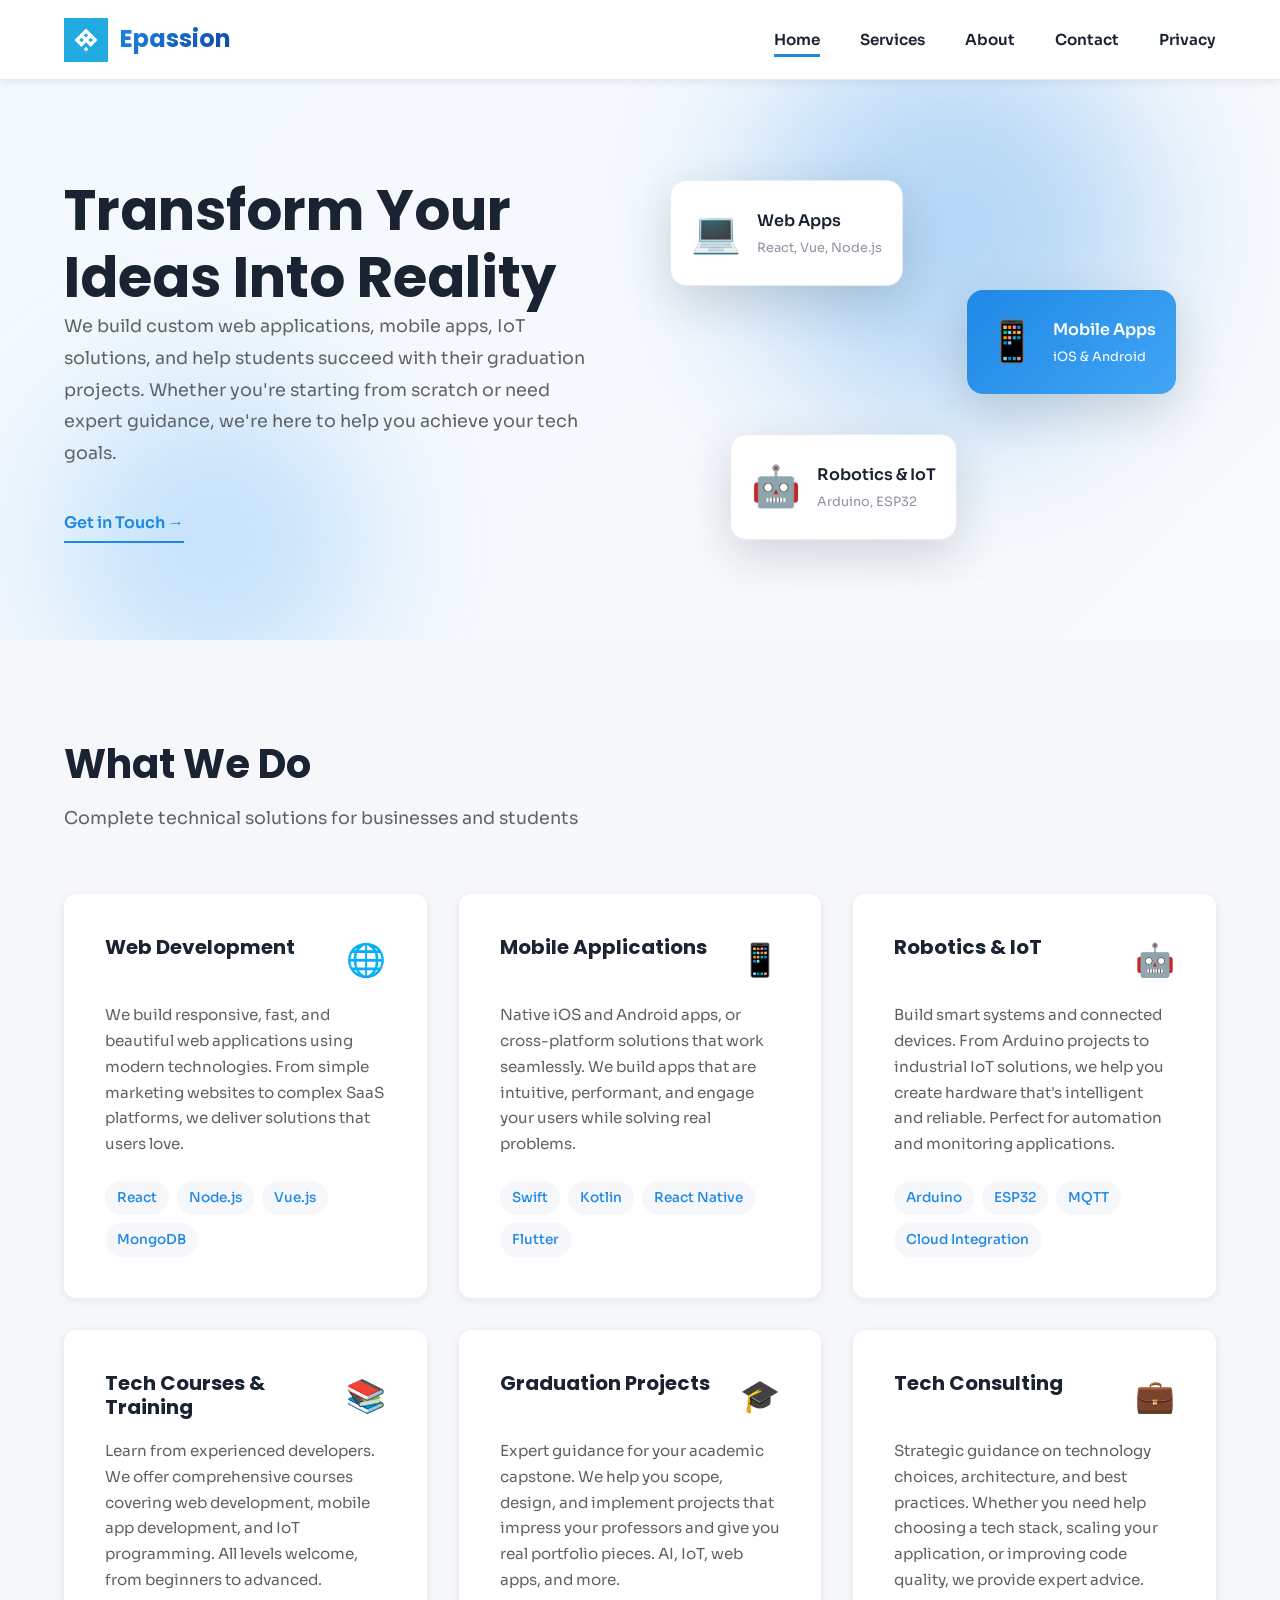
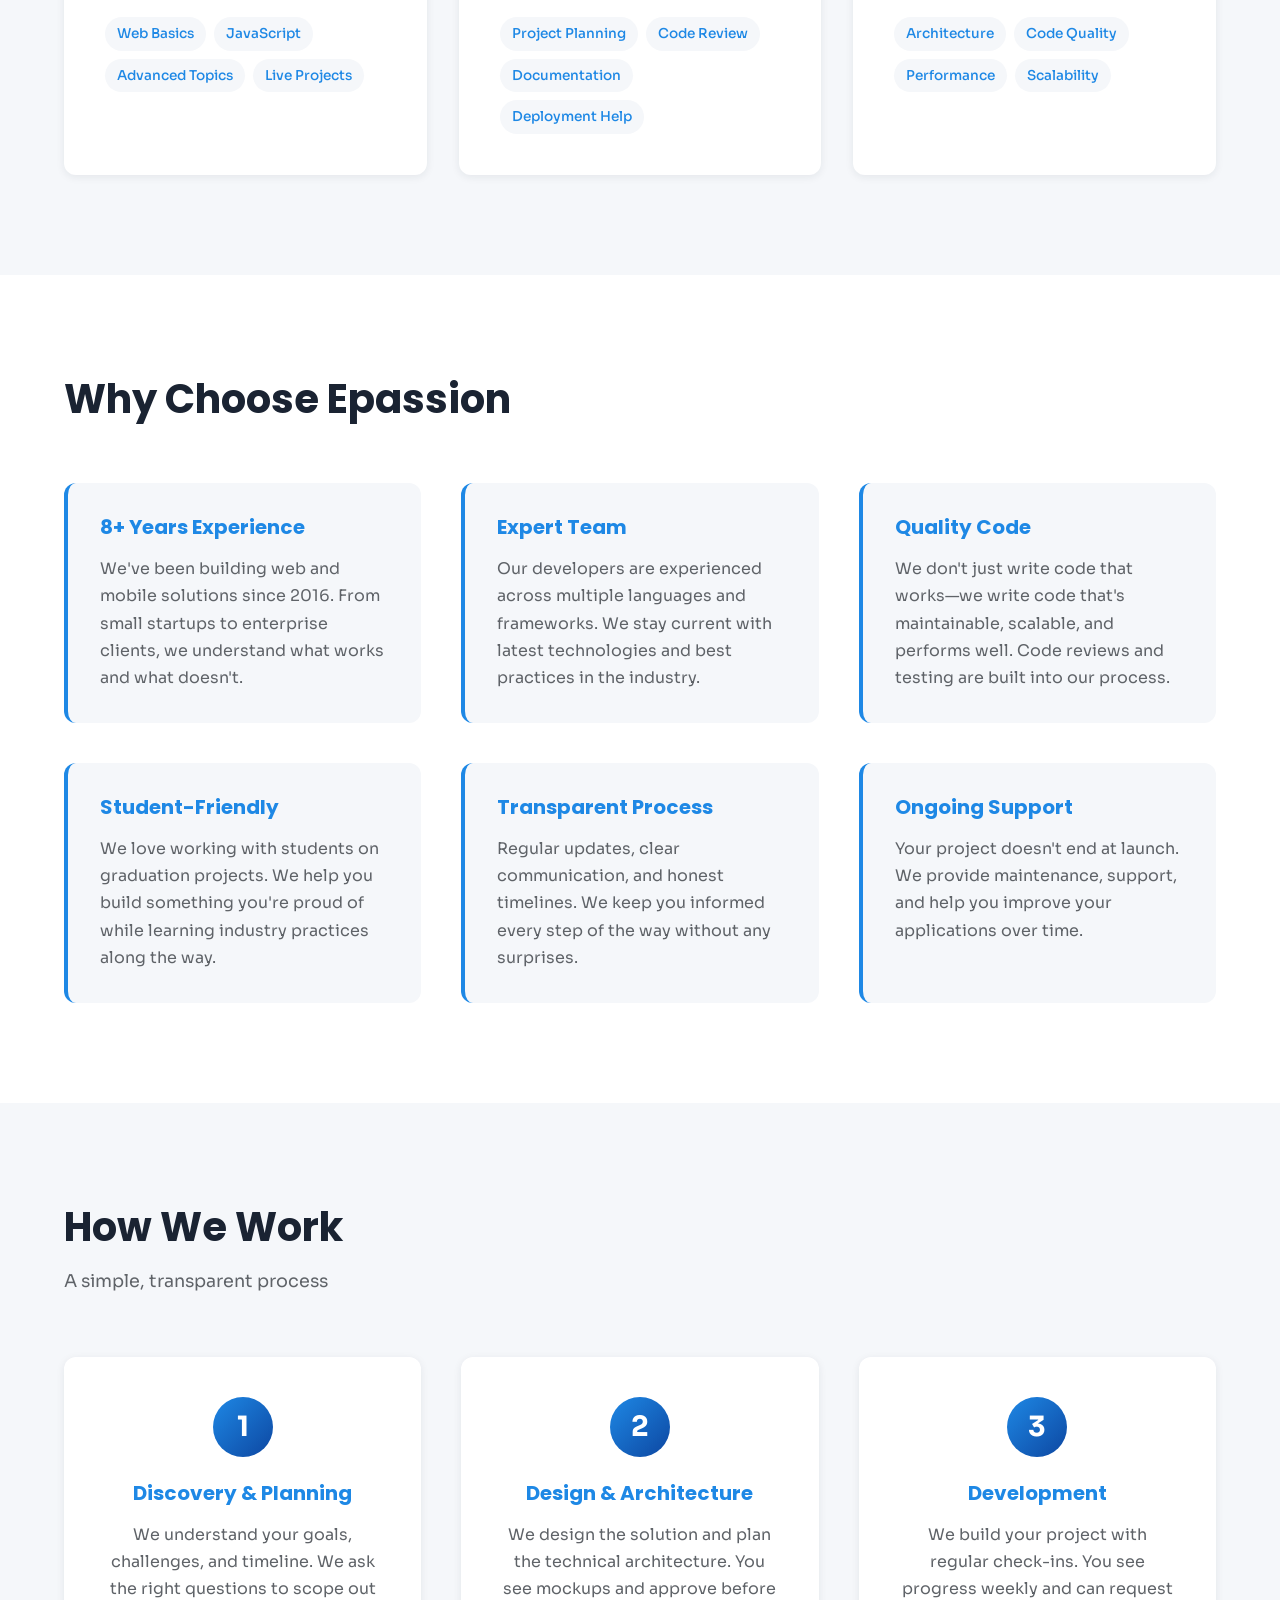
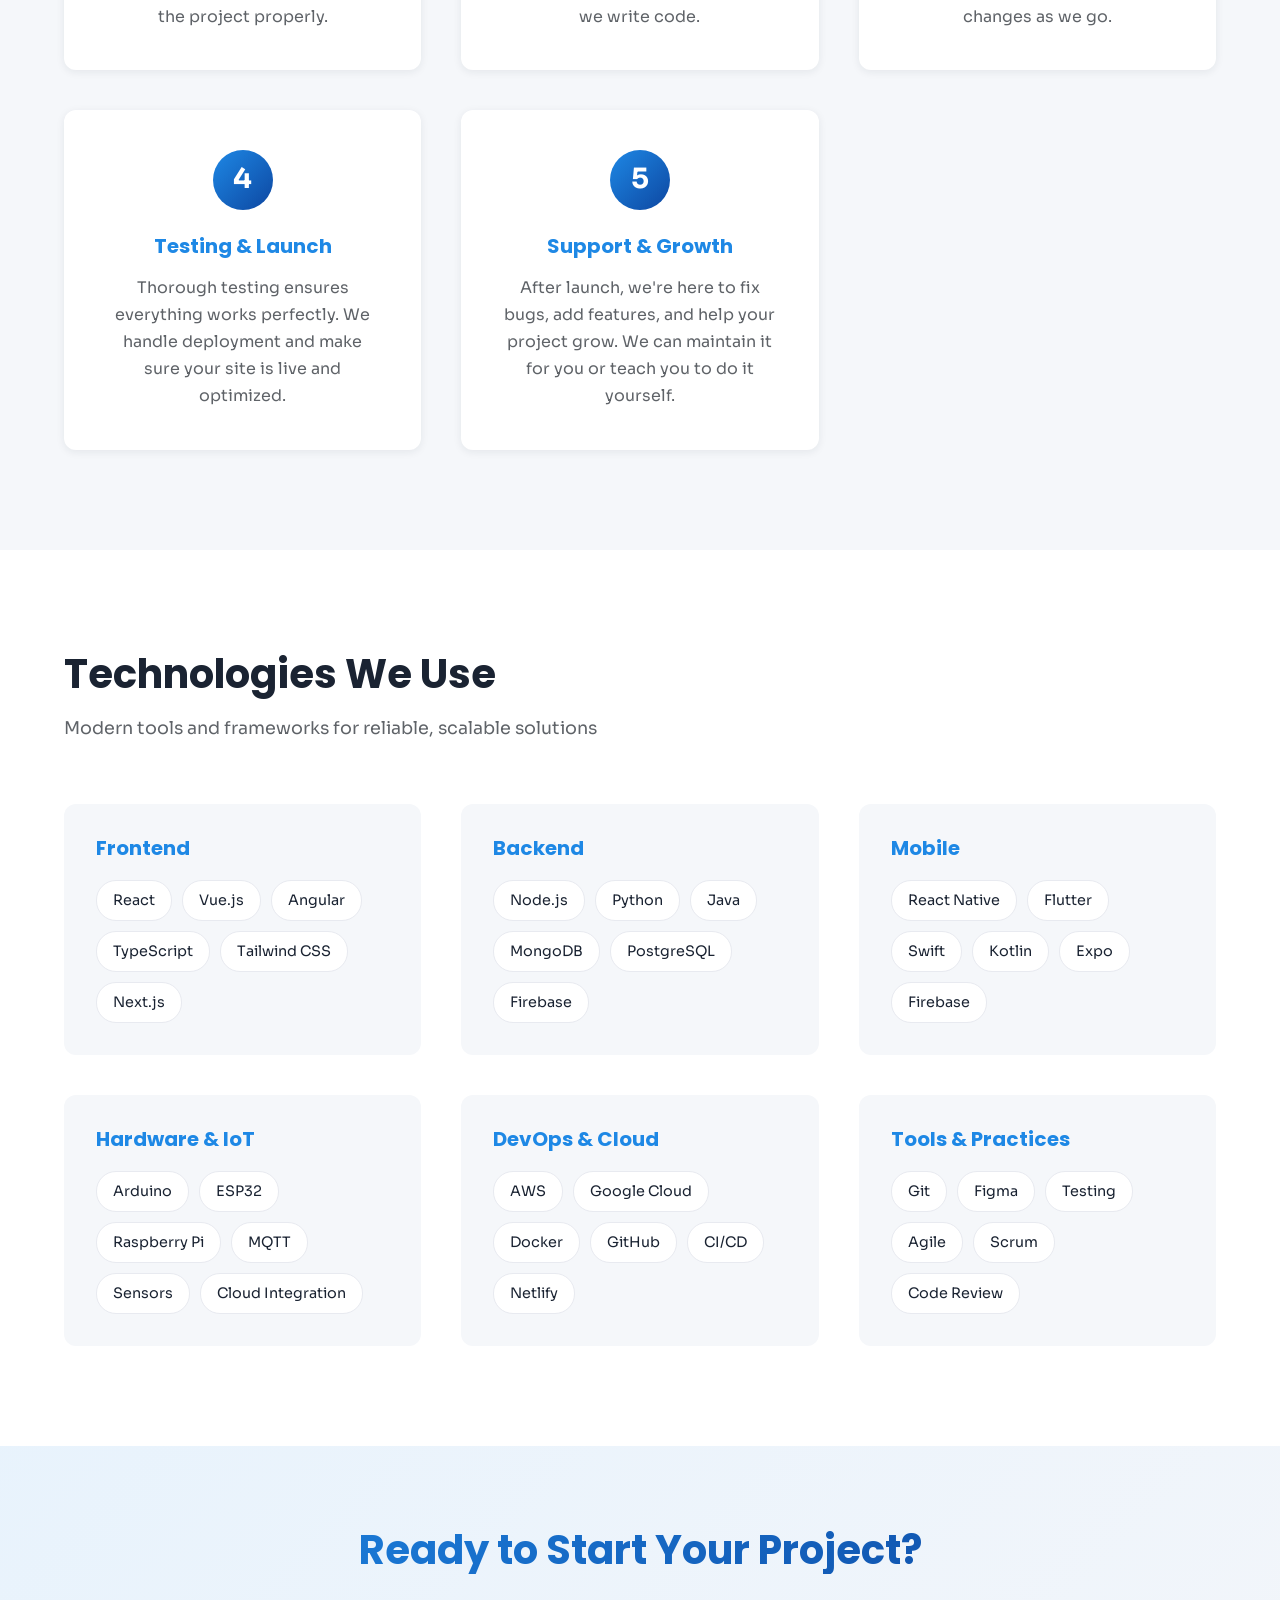
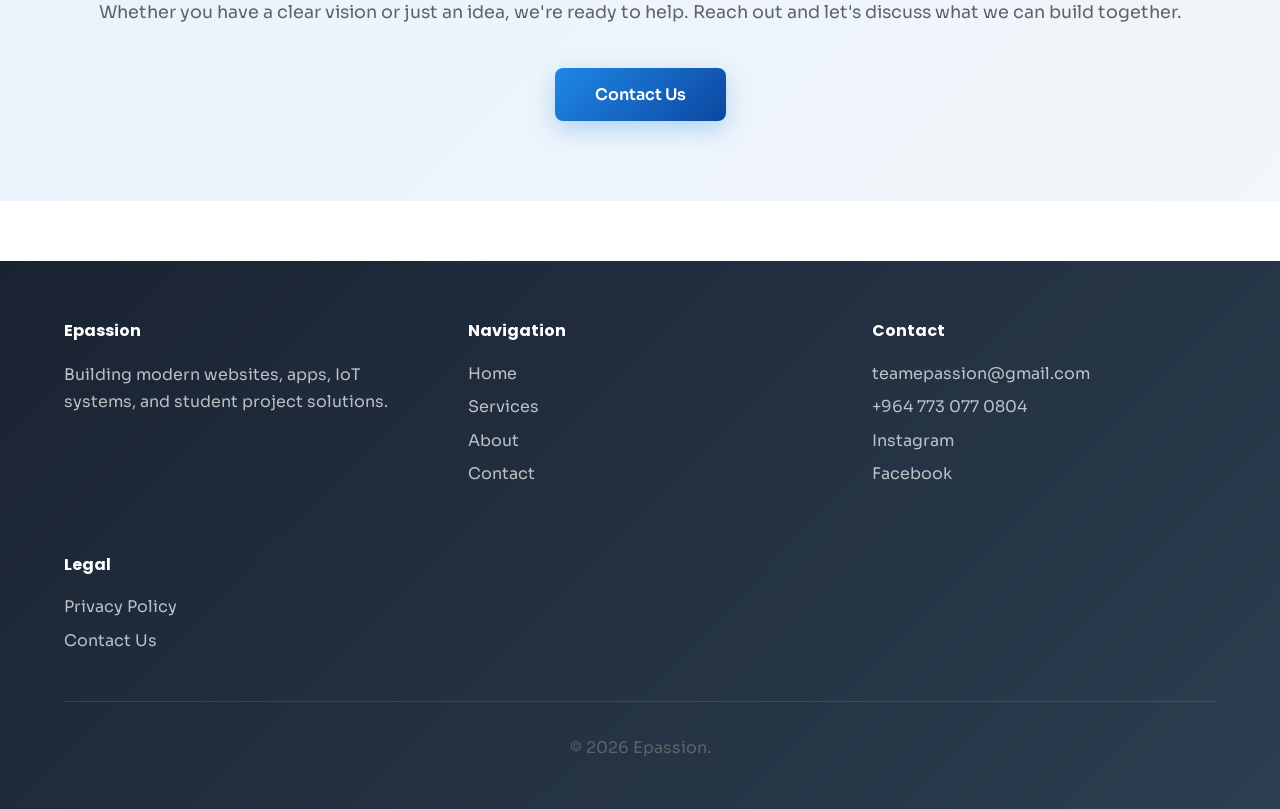
<file: index.html>
<!DOCTYPE html>
<html lang="en">
<head>
    <meta charset="UTF-8">
    <meta name="viewport" content="width=device-width, initial-scale=1.0">
    <title>Epassion - Build Your Tech Future</title>
    <meta name="description" content="Epassion builds websites, mobile apps, IoT solutions, tech courses, and graduation project support.">
    <link rel="preconnect" href="https://fonts.googleapis.com">
    <link rel="preconnect" href="https://fonts.gstatic.com" crossorigin>
    <link href="https://fonts.googleapis.com/css2?family=Poppins:wght@300;400;600;700;800&family=Sora:wght@400;600;700&display=swap" rel="stylesheet">
    <link rel="stylesheet" href="css/style.css">
</head>
<body>
    <!-- Navbar -->
    <nav class="navbar">
        <div class="container">
            <a href="index.html" class="logo-container logo-link" aria-label="Go to Epassion home">
                <img src="images/logo.png" alt="Epassion logo" class="logo-img">
                <span class="logo-text">Epassion</span>
            </a>
            
            <ul class="nav-links">
                <li><a href="#home" class="nav-link active">Home</a></li>
                <li><a href="#services" class="nav-link">Services</a></li>
                <li><a href="#about" class="nav-link">About</a></li>
                <li><a href="contact.html" class="nav-link">Contact</a></li>
                <li><a href="privacy.html" class="nav-link">Privacy</a></li>
            </ul>

            <button class="hamburger" type="button" aria-label="Toggle navigation" aria-expanded="false">
                <span></span>
                <span></span>
                <span></span>
            </button>
        </div>
    </nav>

    <!-- Hero Section - Content Focused -->
    <section class="hero" id="home">
        <div class="hero-background">
            <div class="blob blob-1"></div>
            <div class="blob blob-2"></div>
        </div>

        <div class="container hero-content">
            <div class="hero-text">
                <h1>Transform Your Ideas Into Reality</h1>
                <p class="hero-subtitle">We build custom web applications, mobile apps, IoT solutions, and help students succeed with their graduation projects. Whether you're starting from scratch or need expert guidance, we're here to help you achieve your tech goals.</p>
                
                <div class="hero-cta">
                    <a href="contact.html" class="cta-link">Get in Touch →</a>
                </div>
            </div>

            <div class="hero-visual">
                <div class="floating-card card-1">
                    <span>💻</span>
                    <div>
                        <p>Web Apps</p>
                        <small>React, Vue, Node.js</small>
                    </div>
                </div>
                <div class="floating-card card-2">
                    <span>📱</span>
                    <div>
                        <p>Mobile Apps</p>
                        <small>iOS & Android</small>
                    </div>
                </div>
                <div class="floating-card card-3">
                    <span>🤖</span>
                    <div>
                        <p>Robotics & IoT</p>
                        <small>Arduino, ESP32</small>
                    </div>
                </div>
            </div>
        </div>
    </section>

    <!-- Services Section - Content Rich -->
    <section class="services" id="services">
        <div class="container">
            <h2>What We Do</h2>
            <p class="section-intro">Complete technical solutions for businesses and students</p>

            <div class="services-grid">
                <!-- Web Development -->
                <div class="service-card">
                    <div class="service-header">
                        <h3>Web Development</h3>
                        <span class="service-icon">🌐</span>
                    </div>
                    <p>We build responsive, fast, and beautiful web applications using modern technologies. From simple marketing websites to complex SaaS platforms, we deliver solutions that users love.</p>
                    <div class="service-tech">
                        <span>React</span>
                        <span>Node.js</span>
                        <span>Vue.js</span>
                        <span>MongoDB</span>
                    </div>
                </div>

                <!-- Mobile Apps -->
                <div class="service-card">
                    <div class="service-header">
                        <h3>Mobile Applications</h3>
                        <span class="service-icon">📱</span>
                    </div>
                    <p>Native iOS and Android apps, or cross-platform solutions that work seamlessly. We build apps that are intuitive, performant, and engage your users while solving real problems.</p>
                    <div class="service-tech">
                        <span>Swift</span>
                        <span>Kotlin</span>
                        <span>React Native</span>
                        <span>Flutter</span>
                    </div>
                </div>

                <!-- Robotics & IoT -->
                <div class="service-card">
                    <div class="service-header">
                        <h3>Robotics & IoT</h3>
                        <span class="service-icon">🤖</span>
                    </div>
                    <p>Build smart systems and connected devices. From Arduino projects to industrial IoT solutions, we help you create hardware that's intelligent and reliable. Perfect for automation and monitoring applications.</p>
                    <div class="service-tech">
                        <span>Arduino</span>
                        <span>ESP32</span>
                        <span>MQTT</span>
                        <span>Cloud Integration</span>
                    </div>
                </div>

                <!-- Tech Courses -->
                <div class="service-card">
                    <div class="service-header">
                        <h3>Tech Courses & Training</h3>
                        <span class="service-icon">📚</span>
                    </div>
                    <p>Learn from experienced developers. We offer comprehensive courses covering web development, mobile app development, and IoT programming. All levels welcome, from beginners to advanced.</p>
                    <div class="service-tech">
                        <span>Web Basics</span>
                        <span>JavaScript</span>
                        <span>Advanced Topics</span>
                        <span>Live Projects</span>
                    </div>
                </div>

                <!-- Graduation Projects -->
                <div class="service-card">
                    <div class="service-header">
                        <h3>Graduation Projects</h3>
                        <span class="service-icon">🎓</span>
                    </div>
                    <p>Expert guidance for your academic capstone. We help you scope, design, and implement projects that impress your professors and give you real portfolio pieces. AI, IoT, web apps, and more.</p>
                    <div class="service-tech">
                        <span>Project Planning</span>
                        <span>Code Review</span>
                        <span>Documentation</span>
                        <span>Deployment Help</span>
                    </div>
                </div>

                <!-- Consulting -->
                <div class="service-card">
                    <div class="service-header">
                        <h3>Tech Consulting</h3>
                        <span class="service-icon">💼</span>
                    </div>
                    <p>Strategic guidance on technology choices, architecture, and best practices. Whether you need help choosing a tech stack, scaling your application, or improving code quality, we provide expert advice.</p>
                    <div class="service-tech">
                        <span>Architecture</span>
                        <span>Code Quality</span>
                        <span>Performance</span>
                        <span>Scalability</span>
                    </div>
                </div>
            </div>
        </div>
    </section>

    <!-- About Section -->
    <section class="about" id="about">
        <div class="container">
            <h2>Why Choose Epassion</h2>
            
            <div class="about-content">
                <div class="about-grid">
                    <div class="about-item">
                        <h3>8+ Years Experience</h3>
                        <p>We've been building web and mobile solutions since 2016. From small startups to enterprise clients, we understand what works and what doesn't.</p>
                    </div>

                    <div class="about-item">
                        <h3>Expert Team</h3>
                        <p>Our developers are experienced across multiple languages and frameworks. We stay current with latest technologies and best practices in the industry.</p>
                    </div>

                    <div class="about-item">
                        <h3>Quality Code</h3>
                        <p>We don't just write code that works—we write code that's maintainable, scalable, and performs well. Code reviews and testing are built into our process.</p>
                    </div>

                    <div class="about-item">
                        <h3>Student-Friendly</h3>
                        <p>We love working with students on graduation projects. We help you build something you're proud of while learning industry practices along the way.</p>
                    </div>

                    <div class="about-item">
                        <h3>Transparent Process</h3>
                        <p>Regular updates, clear communication, and honest timelines. We keep you informed every step of the way without any surprises.</p>
                    </div>

                    <div class="about-item">
                        <h3>Ongoing Support</h3>
                        <p>Your project doesn't end at launch. We provide maintenance, support, and help you improve your applications over time.</p>
                    </div>
                </div>
            </div>
        </div>
    </section>
    <!-- How We Work Section -->
    <section class="process">
        <div class="container">
            <h2>How We Work</h2>
            <p class="section-intro">A simple, transparent process</p>

            <div class="process-steps">
                <div class="step">
                    <div class="step-number">1</div>
                    <h3>Discovery & Planning</h3>
                    <p>We understand your goals, challenges, and timeline. We ask the right questions to scope out the project properly.</p>
                </div>

                <div class="step">
                    <div class="step-number">2</div>
                    <h3>Design & Architecture</h3>
                    <p>We design the solution and plan the technical architecture. You see mockups and approve before we write code.</p>
                </div>

                <div class="step">
                    <div class="step-number">3</div>
                    <h3>Development</h3>
                    <p>We build your project with regular check-ins. You see progress weekly and can request changes as we go.</p>
                </div>

                <div class="step">
                    <div class="step-number">4</div>
                    <h3>Testing & Launch</h3>
                    <p>Thorough testing ensures everything works perfectly. We handle deployment and make sure your site is live and optimized.</p>
                </div>

                <div class="step">
                    <div class="step-number">5</div>
                    <h3>Support & Growth</h3>
                    <p>After launch, we're here to fix bugs, add features, and help your project grow. We can maintain it for you or teach you to do it yourself.</p>
                </div>
            </div>
        </div>
    </section>

    <!-- Technologies Section -->
    <section class="technologies">
        <div class="container">
            <h2>Technologies We Use</h2>
            <p class="section-intro">Modern tools and frameworks for reliable, scalable solutions</p>

            <div class="tech-grid">
                <div class="tech-category">
                    <h3>Frontend</h3>
                    <div class="tech-list">
                        <span>React</span>
                        <span>Vue.js</span>
                        <span>Angular</span>
                        <span>TypeScript</span>
                        <span>Tailwind CSS</span>
                        <span>Next.js</span>
                    </div>
                </div>

                <div class="tech-category">
                    <h3>Backend</h3>
                    <div class="tech-list">
                        <span>Node.js</span>
                        <span>Python</span>
                        <span>Java</span>
                        <span>MongoDB</span>
                        <span>PostgreSQL</span>
                        <span>Firebase</span>
                    </div>
                </div>

                <div class="tech-category">
                    <h3>Mobile</h3>
                    <div class="tech-list">
                        <span>React Native</span>
                        <span>Flutter</span>
                        <span>Swift</span>
                        <span>Kotlin</span>
                        <span>Expo</span>
                        <span>Firebase</span>
                    </div>
                </div>

                <div class="tech-category">
                    <h3>Hardware & IoT</h3>
                    <div class="tech-list">
                        <span>Arduino</span>
                        <span>ESP32</span>
                        <span>Raspberry Pi</span>
                        <span>MQTT</span>
                        <span>Sensors</span>
                        <span>Cloud Integration</span>
                    </div>
                </div>

                <div class="tech-category">
                    <h3>DevOps & Cloud</h3>
                    <div class="tech-list">
                        <span>AWS</span>
                        <span>Google Cloud</span>
                        <span>Docker</span>
                        <span>GitHub</span>
                        <span>CI/CD</span>
                        <span>Netlify</span>
                    </div>
                </div>

                <div class="tech-category">
                    <h3>Tools & Practices</h3>
                    <div class="tech-list">
                        <span>Git</span>
                        <span>Figma</span>
                        <span>Testing</span>
                        <span>Agile</span>
                        <span>Scrum</span>
                        <span>Code Review</span>
                    </div>
                </div>
            </div>
        </div>
    </section>

    <!-- Call to Action -->
    <section class="cta">
        <div class="container">
            <h2>Ready to Start Your Project?</h2>
            <p>Whether you have a clear vision or just an idea, we're ready to help. Reach out and let's discuss what we can build together.</p>
            <a href="contact.html" class="cta-button">Contact Us</a>
        </div>
    </section>

    <!-- Footer -->
    <footer class="footer">
        <div class="container">
            <div class="footer-content">
                <div class="footer-section">
                    <h4>Epassion</h4>
                    <p>Building modern websites, apps, IoT systems, and student project solutions.</p>
                </div>
                <div class="footer-section">
                    <h4>Navigation</h4>
                    <ul>
                        <li><a href="#home">Home</a></li>
                        <li><a href="#services">Services</a></li>
                        <li><a href="#about">About</a></li>
                        <li><a href="contact.html">Contact</a></li>
                    </ul>
                </div>

                <div class="footer-section">
                    <h4>Contact</h4>
                    <ul>
                        <li><a href="mailto:teamepassion@gmail.com">teamepassion@gmail.com</a></li>
                        <li><a href="tel:+9647730770804">+964 773 077 0804</a></li>
                        <li><a href="https://www.instagram.com/team_epassion?igsh=anY1bmNoYnc0NTRj" target="_blank" rel="noopener noreferrer">Instagram</a></li>
                        <li><a href="https://m.facebook.com/EpassionTeam1/?ref=pages_you_manage" target="_blank" rel="noopener noreferrer">Facebook</a></li>
                    </ul>
                </div>
                <div class="footer-section">
                    <h4>Legal</h4>
                    <ul>
                        <li><a href="privacy.html">Privacy Policy</a></li>
                        <li><a href="contact.html">Contact Us</a></li>
                    </ul>
                </div>
            </div>
            <div class="footer-bottom">
                <p>&copy; 2026 Epassion.</p>
            </div>
        </div>
    </footer>

    <script src="js/script.js"></script>
</body>
</html>
</file>
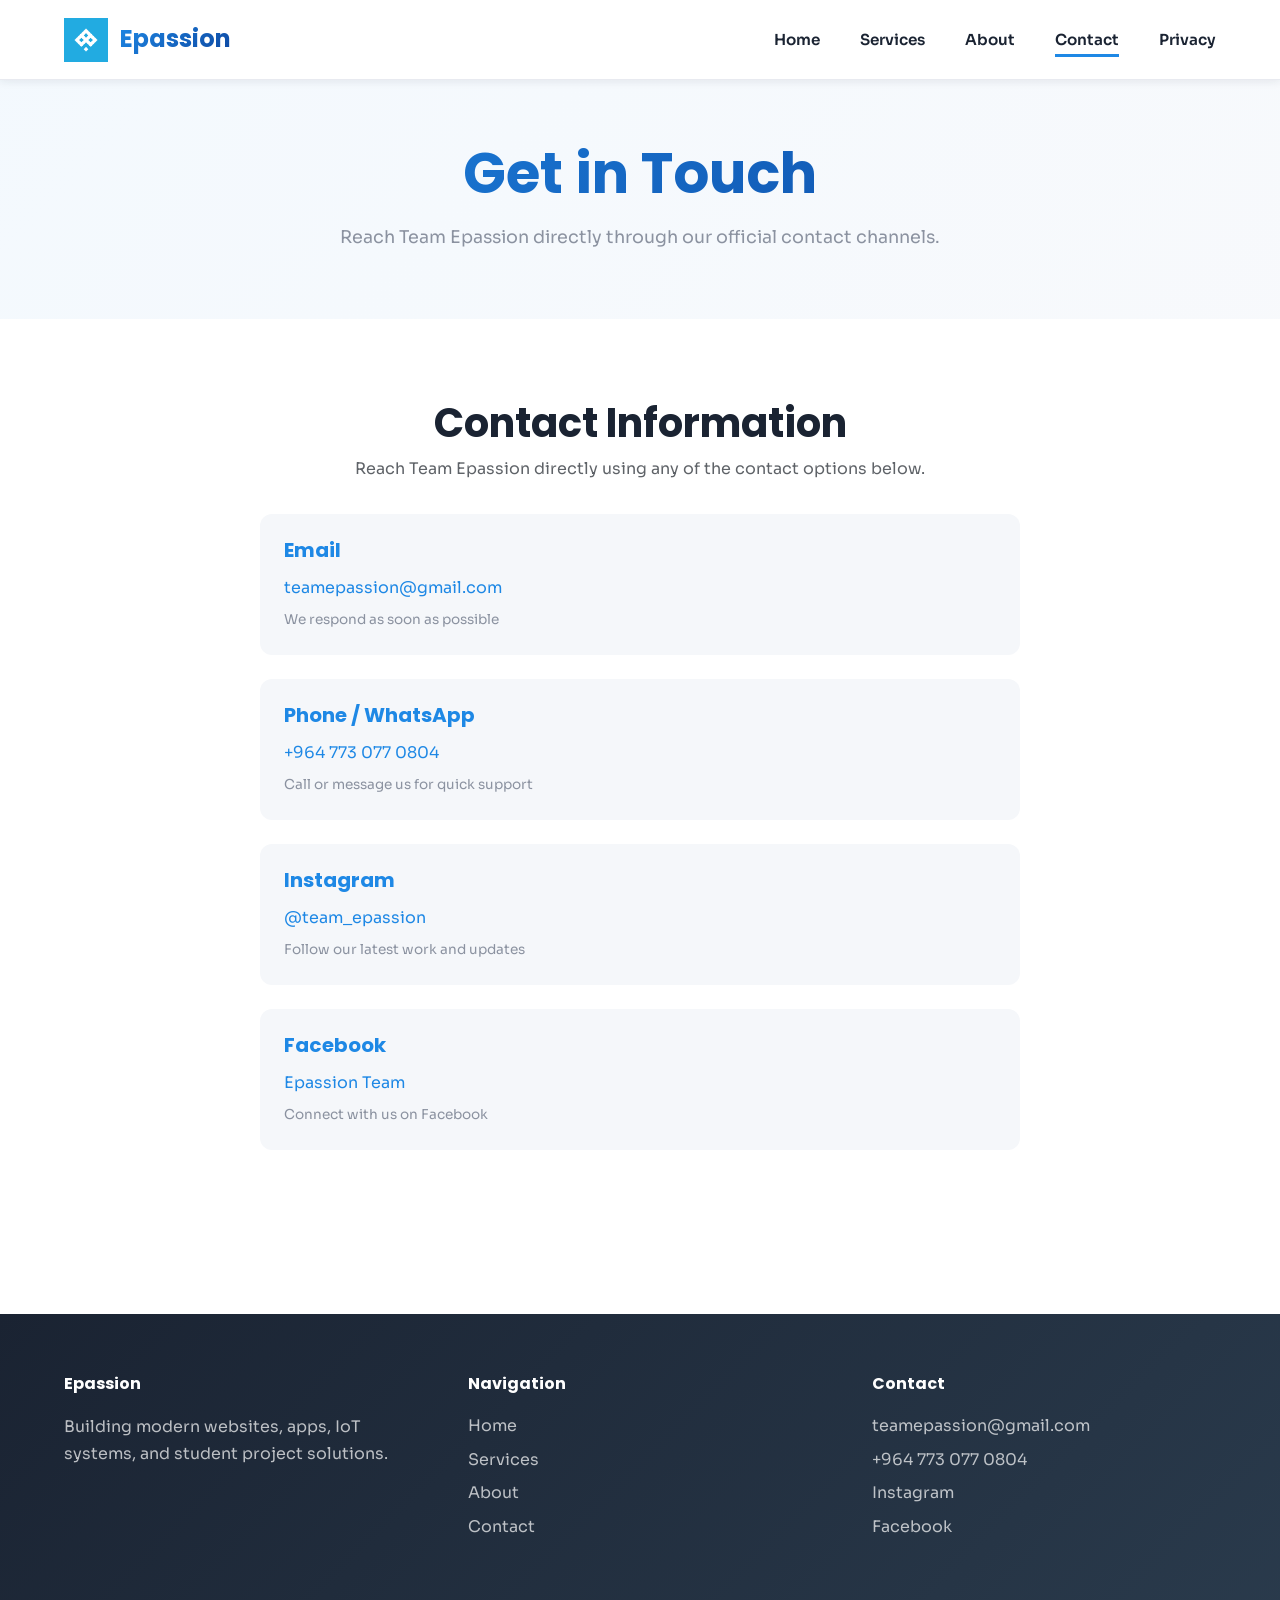
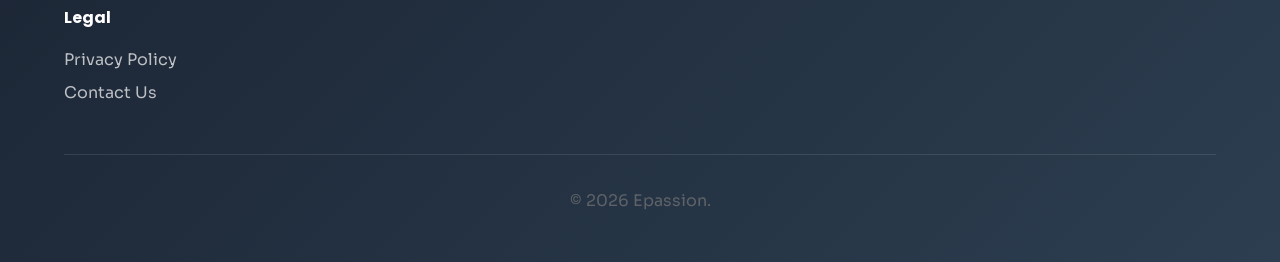
<file: contact.html>
<!DOCTYPE html>
<html lang="en">
<head>
    <meta charset="UTF-8">
    <meta name="viewport" content="width=device-width, initial-scale=1.0">
    <title>Contact Us - Epassion</title>
    <link rel="preconnect" href="https://fonts.googleapis.com">
    <link rel="preconnect" href="https://fonts.gstatic.com" crossorigin>
    <link href="https://fonts.googleapis.com/css2?family=Poppins:wght@300;400;600;700;800&family=Sora:wght@400;600;700&display=swap" rel="stylesheet">
    <link rel="stylesheet" href="css/style.css">
</head>
<body>
    <!-- Navbar -->
    <nav class="navbar">
        <div class="container">
            <a href="index.html" class="logo-container logo-link" aria-label="Go to Epassion home">
                <img src="images/logo.png" alt="Epassion logo" class="logo-img">
                <span class="logo-text">Epassion</span>
            </a>
            
            <ul class="nav-links">
                <li><a href="index.html" class="nav-link">Home</a></li>
                <li><a href="index.html#services" class="nav-link">Services</a></li>
                <li><a href="index.html#about" class="nav-link">About</a></li>
                <li><a href="contact.html" class="nav-link active">Contact</a></li>
                <li><a href="privacy.html" class="nav-link">Privacy</a></li>
            </ul>

            <button class="hamburger" type="button" aria-label="Toggle navigation" aria-expanded="false">
                <span></span>
                <span></span>
                <span></span>
            </button>
        </div>
    </nav>

    <!-- Page Header -->
    <section class="page-header">
        <div class="container">
            <h1>Get in Touch</h1>
            <p>Reach Team Epassion directly through our official contact channels.</p>
        </div>
    </section>
    <!-- Contact Section -->
    <section class="contact-section">
        <div class="container">
            <div class="contact-grid contact-info-only">
                <div class="contact-info-wrapper only-info">
                    <h2>Contact Information</h2>
                    <p>Reach Team Epassion directly using any of the contact options below.</p>
                    
                    <div class="info-card">
                        <h3>Email</h3>
                        <p><a href="mailto:teamepassion@gmail.com">teamepassion@gmail.com</a></p>
                        <small>We respond as soon as possible</small>
                    </div>

                    <div class="info-card">
                        <h3>Phone / WhatsApp</h3>
                        <p><a href="tel:+9647730770804">+964 773 077 0804</a></p>
                        <small>Call or message us for quick support</small>
                    </div>

                    <div class="info-card">
                        <h3>Instagram</h3>
                        <p><a href="https://www.instagram.com/team_epassion?igsh=anY1bmNoYnc0NTRj" target="_blank" rel="noopener noreferrer">@team_epassion</a></p>
                        <small>Follow our latest work and updates</small>
                    </div>

                    <div class="info-card">
                        <h3>Facebook</h3>
                        <p><a href="https://m.facebook.com/EpassionTeam1/?ref=pages_you_manage" target="_blank" rel="noopener noreferrer">Epassion Team</a></p>
                        <small>Connect with us on Facebook</small>
                    </div>
                </div>
            </div>
        </div>
    </section>

    <!-- Footer -->
    <footer class="footer">
        <div class="container">
            <div class="footer-content">
                <div class="footer-section">
                    <h4>Epassion</h4>
                    <p>Building modern websites, apps, IoT systems, and student project solutions.</p>
                </div>
                <div class="footer-section">
                    <h4>Navigation</h4>
                    <ul>
                        <li><a href="index.html">Home</a></li>
                        <li><a href="index.html#services">Services</a></li>
                        <li><a href="index.html#about">About</a></li>
                        <li><a href="contact.html">Contact</a></li>
                    </ul>
                </div>

                <div class="footer-section">
                    <h4>Contact</h4>
                    <ul>
                        <li><a href="mailto:teamepassion@gmail.com">teamepassion@gmail.com</a></li>
                        <li><a href="tel:+9647730770804">+964 773 077 0804</a></li>
                        <li><a href="https://www.instagram.com/team_epassion?igsh=anY1bmNoYnc0NTRj" target="_blank" rel="noopener noreferrer">Instagram</a></li>
                        <li><a href="https://m.facebook.com/EpassionTeam1/?ref=pages_you_manage" target="_blank" rel="noopener noreferrer">Facebook</a></li>
                    </ul>
                </div>
                <div class="footer-section">
                    <h4>Legal</h4>
                    <ul>
                        <li><a href="privacy.html">Privacy Policy</a></li>
                        <li><a href="contact.html">Contact Us</a></li>
                    </ul>
                </div>
            </div>
            <div class="footer-bottom">
                <p>&copy; 2026 Epassion.</p>
            </div>
        </div>
    </footer>

    <script src="js/script.js"></script>
</body>
</html>
</file>
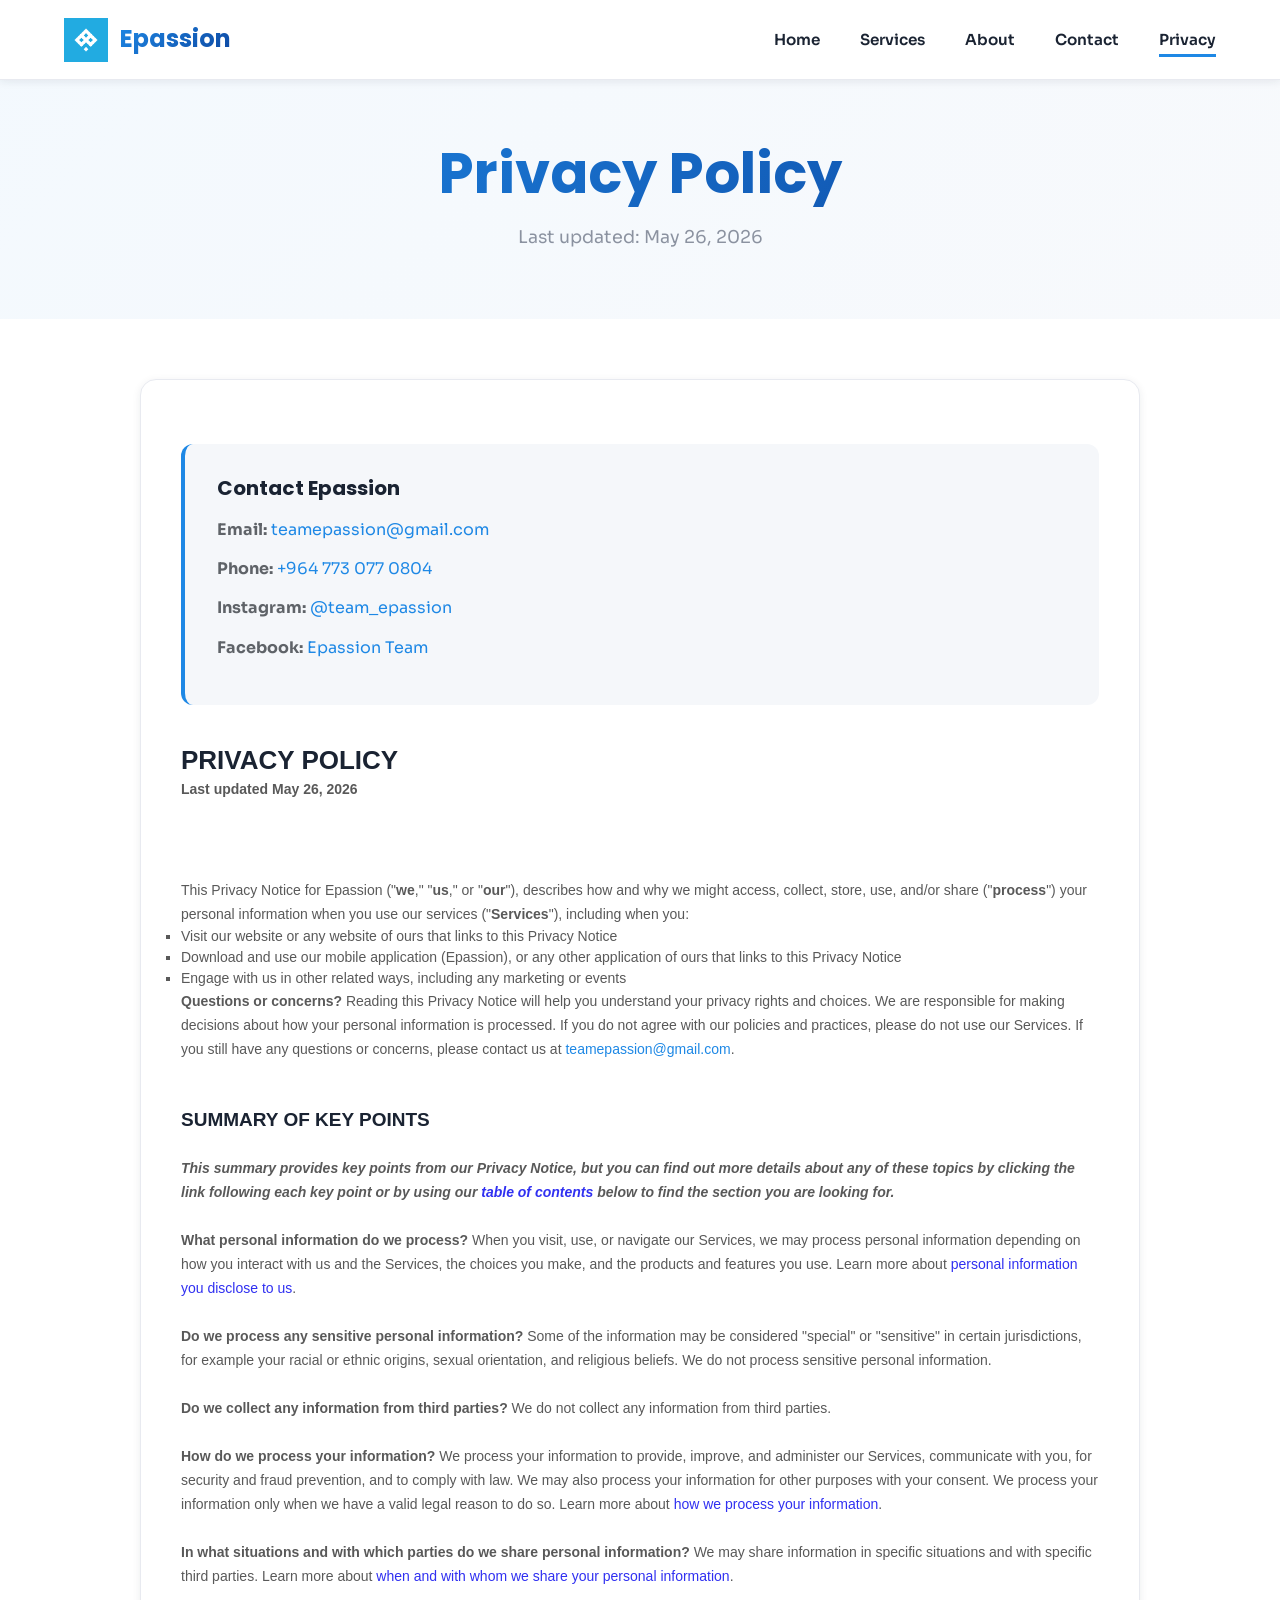
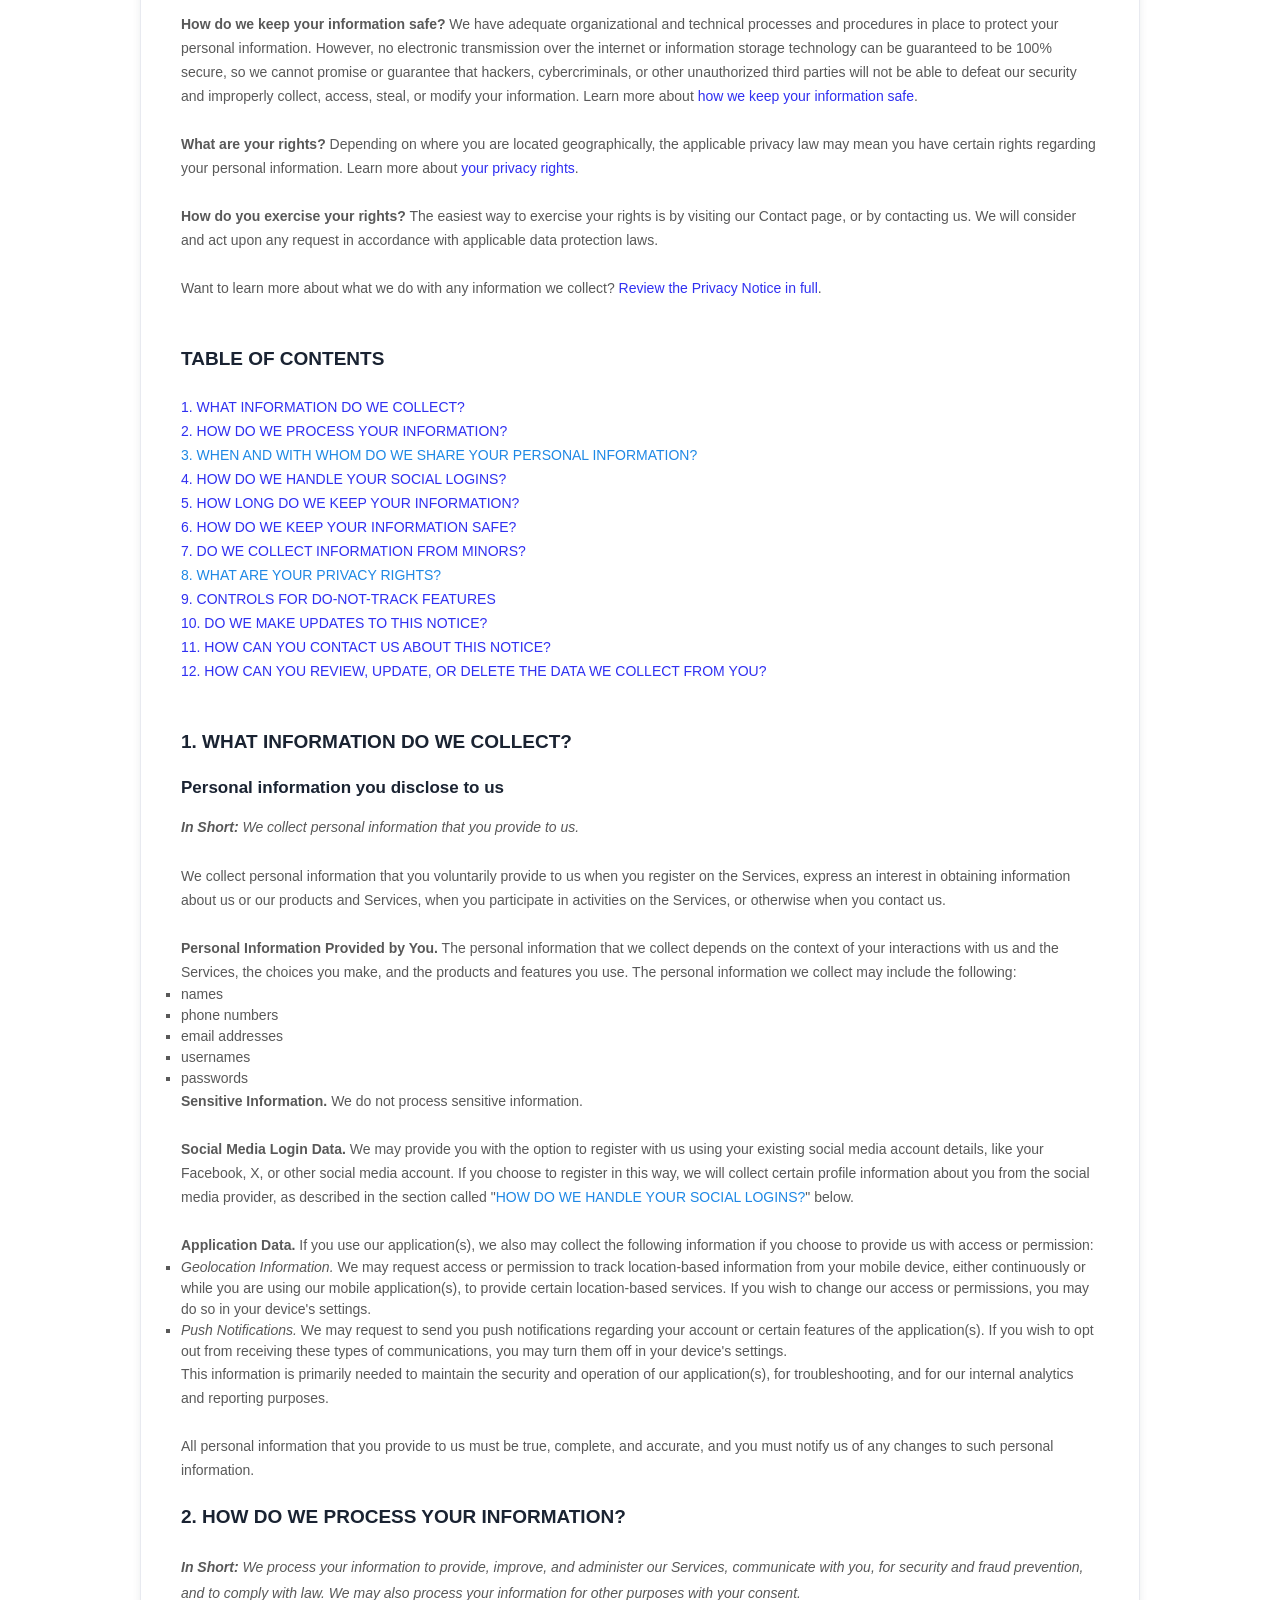
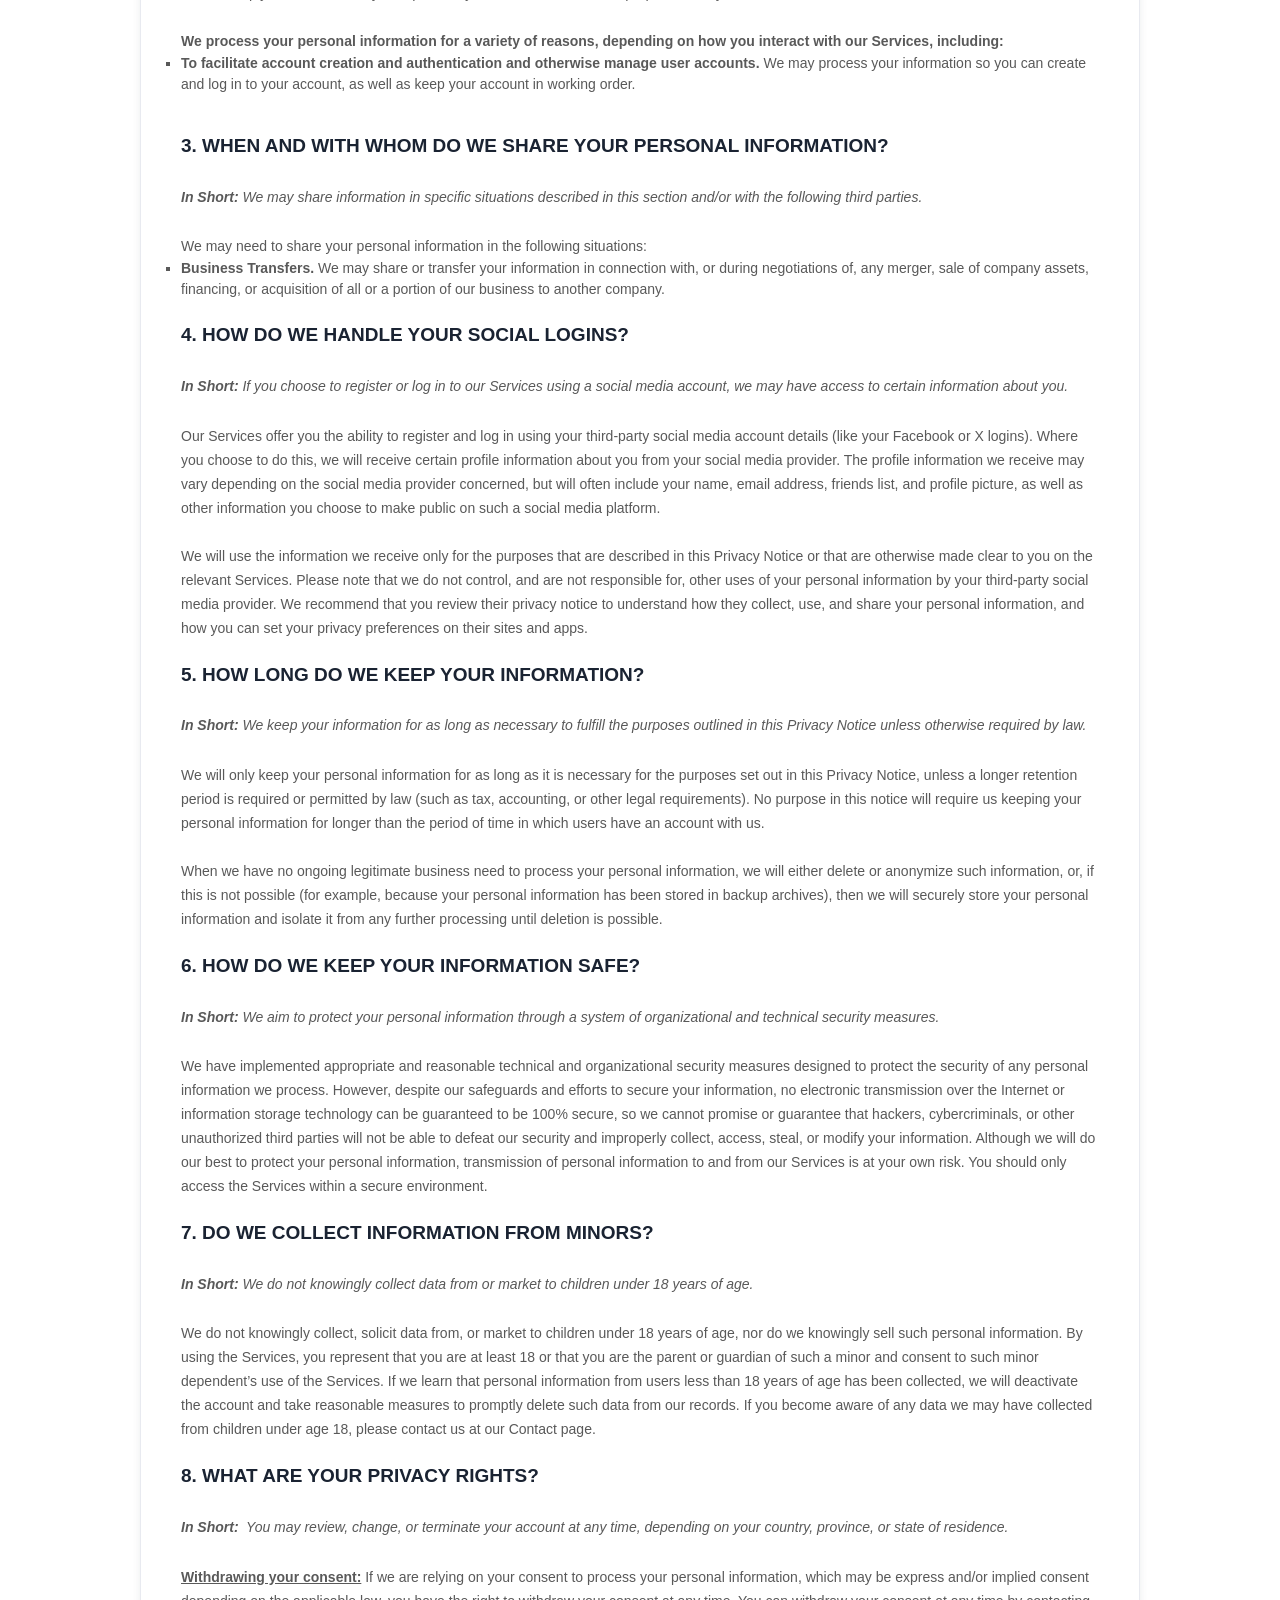
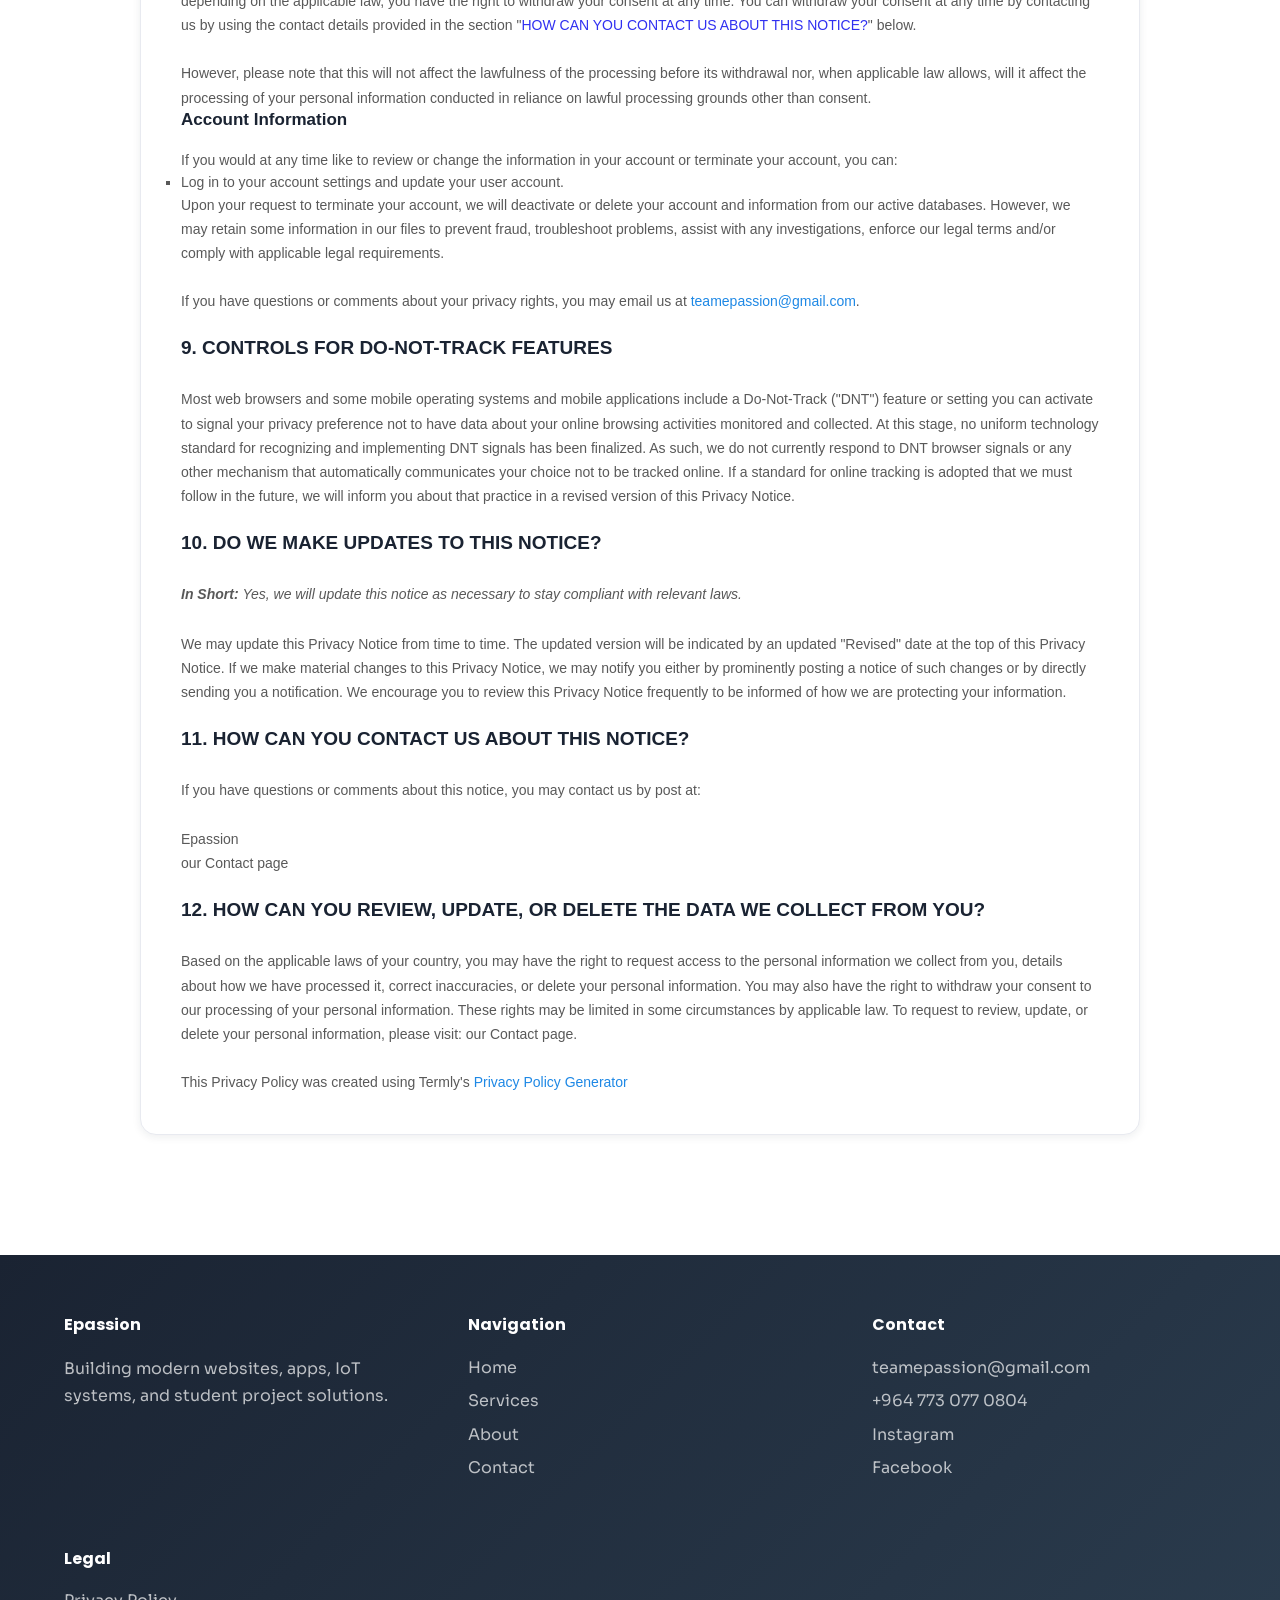
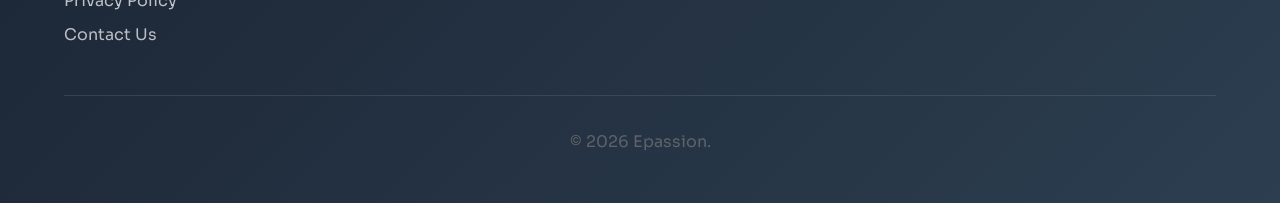
<file: privacy.html>
<!DOCTYPE html>
<html lang="en">
<head>
    <meta charset="UTF-8">
    <meta name="viewport" content="width=device-width, initial-scale=1.0">
    <title>Privacy Policy - Epassion</title>
    <meta name="description" content="Epassion privacy policy and contact information.">
    <link rel="preconnect" href="https://fonts.googleapis.com">
    <link rel="preconnect" href="https://fonts.gstatic.com" crossorigin>
    <link href="https://fonts.googleapis.com/css2?family=Poppins:wght@300;400;600;700;800&family=Sora:wght@400;600;700&display=swap" rel="stylesheet">
    <link rel="stylesheet" href="css/style.css">
</head>
<body>
    <nav class="navbar">
        <div class="container">
            <a href="index.html" class="logo-container logo-link" aria-label="Go to Epassion home">
                <img src="images/logo.png" alt="Epassion logo" class="logo-img">
                <span class="logo-text">Epassion</span>
            </a>
            <ul class="nav-links">
                <li><a href="index.html" class="nav-link">Home</a></li>
                <li><a href="index.html#services" class="nav-link">Services</a></li>
                <li><a href="index.html#about" class="nav-link">About</a></li>
                <li><a href="contact.html" class="nav-link">Contact</a></li>
                <li><a href="privacy.html" class="nav-link active">Privacy</a></li>
            </ul>
            <button class="hamburger" type="button" aria-label="Toggle navigation" aria-expanded="false">
                <span></span><span></span><span></span>
            </button>
        </div>
    </nav>

    <section class="page-header">
        <div class="container">
            <h1>Privacy Policy</h1>
            <p>Last updated: May 26, 2026</p>
        </div>
    </section>

    <section class="privacy-section">
        <div class="container privacy-container single-column">
            <main class="privacy-main generated-privacy">
                <div class="contact-box policy-contact-box">
                    <h3>Contact Epassion</h3>
                    <p><strong>Email:</strong> <a href="mailto:teamepassion@gmail.com">teamepassion@gmail.com</a></p>
                    <p><strong>Phone:</strong> <a href="tel:+9647730770804">+964 773 077 0804</a></p>
                    <p><strong>Instagram:</strong> <a href="https://www.instagram.com/team_epassion?igsh=anY1bmNoYnc0NTRj" target="_blank" rel="noopener noreferrer">@team_epassion</a></p>
                    <p><strong>Facebook:</strong> <a href="https://m.facebook.com/EpassionTeam1/?ref=pages_you_manage" target="_blank" rel="noopener noreferrer">Epassion Team</a></p>
                </div>
                <style>
  [data-custom-class='body'], [data-custom-class='body'] * {
          background: transparent !important;
        }
[data-custom-class='title'], [data-custom-class='title'] * {
          font-family: Arial !important;
font-size: 26px !important;
color: #000000 !important;
        }
[data-custom-class='subtitle'], [data-custom-class='subtitle'] * {
          font-family: Arial !important;
color: #595959 !important;
font-size: 14px !important;
        }
[data-custom-class='heading_1'], [data-custom-class='heading_1'] * {
          font-family: Arial !important;
font-size: 19px !important;
color: #000000 !important;
        }
[data-custom-class='heading_2'], [data-custom-class='heading_2'] * {
          font-family: Arial !important;
font-size: 17px !important;
color: #000000 !important;
        }
[data-custom-class='body_text'], [data-custom-class='body_text'] * {
          color: #595959 !important;
font-size: 14px !important;
font-family: Arial !important;
        }
[data-custom-class='link'], [data-custom-class='link'] * {
          color: #3030F1 !important;
font-size: 14px !important;
font-family: Arial !important;
word-break: break-word !important;
        }
</style>
      <div data-custom-class="body">
      <div><strong><span style="font-size: 26px;"><span data-custom-class="title"><bdt class="block-component"></bdt><bdt class="question"><h1>PRIVACY POLICY</h1></bdt><bdt class="statement-end-if-in-editor"></bdt></span></span></strong></div><div><span style="color: rgb(127, 127, 127);"><strong><span style="font-size: 15px;"><span data-custom-class="subtitle">Last updated <bdt class="question">May 26, 2026</bdt></span></span></strong></span></div><div><br></div><div><br></div><div><br></div><div style="line-height: 1.5;"><span style="color: rgb(127, 127, 127);"><span style="color: rgb(89, 89, 89); font-size: 15px;"><span data-custom-class="body_text">This Privacy Notice for <bdt class="question noTranslate">Epassion</bdt><bdt class="block-component"></bdt></bdt> (<bdt class="block-component"></bdt>"<strong>we</strong>," "<strong>us</strong>," or "<strong>our</strong>"<bdt class="statement-end-if-in-editor"></bdt></span><span data-custom-class="body_text">), describes how and why we might access, collect, store, use, and/or share (<bdt class="block-component"></bdt>"<strong>process</strong>"<bdt class="statement-end-if-in-editor"></bdt>) your personal information when you use our services (<bdt class="block-component"></bdt>"<strong>Services</strong>"<bdt class="statement-end-if-in-editor"></bdt>), including when you:</span></span></span><span style="font-size: 15px;"><span style="color: rgb(127, 127, 127);"><span data-custom-class="body_text"><span style="color: rgb(89, 89, 89);"><span data-custom-class="body_text"><bdt class="block-component"></bdt></span></span></span></span></span></div><ul><li data-custom-class="body_text" style="line-height: 1.5;"><span style="font-size: 15px; color: rgb(89, 89, 89);"><span style="font-size: 15px; color: rgb(89, 89, 89);"><span data-custom-class="body_text">Visit our website<bdt class="block-component"> or any website of ours that links to this Privacy Notice</bdt></span></span></span></span></span></span></span></span></li></ul><div><bdt class="block-component"><span style="font-size: 15px;"><span style="font-size: 15px;"><span style="color: rgb(127, 127, 127);"><span data-custom-class="body_text"><span style="color: rgb(89, 89, 89);"><span data-custom-class="body_text"><bdt class="block-component"></bdt></span></span></span></span></span></span></bdt></div><ul><li data-custom-class="body_text" style="line-height: 1.5;"><span style="font-size: 15px; color: rgb(89, 89, 89);"><span style="font-size: 15px; color: rgb(89, 89, 89);"><span data-custom-class="body_text">Download and use<bdt class="block-component"></bdt> our mobile application<bdt class="block-component"></bdt> (<bdt class="question noTranslate">Epassion)<span style="font-size: 15px; color: rgb(89, 89, 89);"><span style="font-size: 15px; color: rgb(89, 89, 89);"><span data-custom-class="body_text"><span style="font-size: 15px;"><span style="color: rgb(89, 89, 89);"><span data-custom-class="body_text"><span style="font-size: 15px;"><span style="color: rgb(89, 89, 89);"><bdt class="statement-end-if-in-editor">,</bdt></span></span></span></span></span></span></span></span></bdt></span><span data-custom-class="body_text"><span style="font-size: 15px;"><span style="color: rgb(89, 89, 89);"><span data-custom-class="body_text"><span style="font-size: 15px;"><span style="color: rgb(89, 89, 89);"><bdt class="statement-end-if-in-editor"><bdt class="block-component"> or any other application of ours that links to this Privacy Notice</bdt></bdt></span></span></span></span></span></span></span></span></li></ul><div style="line-height: 1.5;"><bdt class="block-component"><span style="font-size: 15px;"></span></bdt></li></ul><div style="line-height: 1.5;"><span style="font-size: 15px;"><span style="color: rgb(127, 127, 127);"><span data-custom-class="body_text"><span style="color: rgb(89, 89, 89);"><span data-custom-class="body_text"><bdt class="block-component"></bdt></span></span></span></span></span></div><ul><li data-custom-class="body_text" style="line-height: 1.5;"><span style="font-size: 15px; color: rgb(89, 89, 89);"><span style="font-size: 15px; color: rgb(89, 89, 89);"><span data-custom-class="body_text">Engage with us in other related ways, including any marketing or events<span style="font-size: 15px;"><span style="color: rgb(89, 89, 89);"><span data-custom-class="body_text"><span style="font-size: 15px;"><span style="color: rgb(89, 89, 89);"><bdt class="statement-end-if-in-editor"></bdt></span></span></span></span></span></span></span></span></li></ul><div style="line-height: 1.5;"><span style="font-size: 15px;"><span style="color: rgb(127, 127, 127);"><span data-custom-class="body_text"><strong>Questions or concerns? </strong>Reading this Privacy Notice will help you understand your privacy rights and choices. We are responsible for making decisions about how your personal information is processed. If you do not agree with our policies and practices, please do not use our Services.<bdt class="block-component"></bdt> If you still have any questions or concerns, please contact us at <bdt class="question noTranslate"><a target="_blank" data-custom-class="link" href="mailto:teamepassion@gmail.com">teamepassion@gmail.com</a></bdt>.</span></span></span></div><div style="line-height: 1.5;"><br></div><div style="line-height: 1.5;"><br></div><div style="line-height: 1.5;"><strong><span style="font-size: 15px;"><span data-custom-class="heading_1"><h2>SUMMARY OF KEY POINTS</h2></span></span></strong></div><div style="line-height: 1.5;"><span style="font-size: 15px;"><span data-custom-class="body_text"><strong><em>This summary provides key points from our Privacy Notice, but you can find out more details about any of these topics by clicking the link following each key point or by using our </em></strong></span></span><a data-custom-class="link" href="#toc"><span style="color: rgb(0, 58, 250); font-size: 15px;"><span data-custom-class="body_text"><strong><em>table of contents</em></strong></span></span></a><span style="font-size: 15px;"><span data-custom-class="body_text"><strong><em> below to find the section you are looking for.</em></strong></span></span></div><div style="line-height: 1.5;"><br></div><div style="line-height: 1.5;"><span style="font-size: 15px;"><span data-custom-class="body_text"><strong>What personal information do we process?</strong> When you visit, use, or navigate our Services, we may process personal information depending on how you interact with us and the Services, the choices you make, and the products and features you use. Learn more about </span></span><a data-custom-class="link" href="#personalinfo"><span style="color: rgb(0, 58, 250); font-size: 15px;"><span data-custom-class="body_text">personal information you disclose to us</span></span></a><span data-custom-class="body_text">.</span></div><div style="line-height: 1.5;"><br></div><div style="line-height: 1.5;"><span style="font-size: 15px;"><span data-custom-class="body_text"><strong>Do we process any sensitive personal information? </strong>Some of the information may be considered <bdt class="block-component"></bdt>"special" or "sensitive"<bdt class="statement-end-if-in-editor"></bdt> in certain jurisdictions, for example your racial or ethnic origins, sexual orientation, and religious beliefs. <bdt class="block-component"></bdt>We do not process sensitive personal information.<bdt class="else-block"></bdt></span></span></div><div style="line-height: 1.5;"><br></div><div style="line-height: 1.5;"><span style="font-size: 15px;"><span data-custom-class="body_text"><strong>Do we collect any information from third parties?</strong> <bdt class="block-component"></bdt>We do not collect any information from third parties.<bdt class="else-block"></bdt></span></span></div><div style="line-height: 1.5;"><br></div><div style="line-height: 1.5;"><span style="font-size: 15px;"><span data-custom-class="body_text"><strong>How do we process your information?</strong> We process your information to provide, improve, and administer our Services, communicate with you, for security and fraud prevention, and to comply with law. We may also process your information for other purposes with your consent. We process your information only when we have a valid legal reason to do so. Learn more about </span></span><a data-custom-class="link" href="#infouse"><span style="color: rgb(0, 58, 250); font-size: 15px;"><span data-custom-class="body_text">how we process your information</span></span></a><span data-custom-class="body_text">.</span></div><div style="line-height: 1.5;"><br></div><div style="line-height: 1.5;"><span style="font-size: 15px;"><span data-custom-class="body_text"><strong>In what situations and with which <bdt class="block-component"></bdt>parties do we share personal information?</strong> We may share information in specific situations and with specific <bdt class="block-component"></bdt>third parties. Learn more about </span></span><a data-custom-class="link" href="#whoshare"><span style="color: rgb(0, 58, 250); font-size: 15px;"><span data-custom-class="body_text">when and with whom we share your personal information</span></span></a><span style="font-size: 15px;"><span data-custom-class="body_text">.<bdt class="block-component"></bdt></span></span></div><div style="line-height: 1.5;"><br></div><div style="line-height: 1.5;"><span style="font-size: 15px;"><span data-custom-class="body_text"><strong>How do we keep your information safe?</strong> We have adequate <bdt class="block-component"></bdt>organizational<bdt class="statement-end-if-in-editor"></bdt> and technical processes and procedures in place to protect your personal information. However, no electronic transmission over the internet or information storage technology can be guaranteed to be 100% secure, so we cannot promise or guarantee that hackers, cybercriminals, or other <bdt class="block-component"></bdt>unauthorized<bdt class="statement-end-if-in-editor"></bdt> third parties will not be able to defeat our security and improperly collect, access, steal, or modify your information. Learn more about </span></span><a data-custom-class="link" href="#infosafe"><span style="color: rgb(0, 58, 250); font-size: 15px;"><span data-custom-class="body_text">how we keep your information safe</span></span></a><span data-custom-class="body_text">.</span><span style="font-size: 15px;"><span data-custom-class="body_text"><bdt class="statement-end-if-in-editor"></bdt></span></span></div><div style="line-height: 1.5;"><br></div><div style="line-height: 1.5;"><span style="font-size: 15px;"><span data-custom-class="body_text"><strong>What are your rights?</strong> Depending on where you are located geographically, the applicable privacy law may mean you have certain rights regarding your personal information. Learn more about </span></span><a data-custom-class="link" href="#privacyrights"><span style="color: rgb(0, 58, 250); font-size: 15px;"><span data-custom-class="body_text">your privacy rights</span></span></a><span data-custom-class="body_text">.</span></div><div style="line-height: 1.5;"><br></div><div style="line-height: 1.5;"><span style="font-size: 15px;"><span data-custom-class="body_text"><strong>How do you exercise your rights?</strong> The easiest way to exercise your rights is by <bdt class="block-component"></bdt>visiting <span style="color: rgb(0, 58, 250);"><bdt class="question noTranslate">our Contact page</bdt></span><bdt class="else-block"></bdt>, or by contacting us. We will consider and act upon any request in accordance with applicable data protection laws.</span></span></div><div style="line-height: 1.5;"><br></div><div style="line-height: 1.5;"><span style="font-size: 15px;"><span data-custom-class="body_text">Want to learn more about what we do with any information we collect? </span></span><a data-custom-class="link" href="#toc"><span style="color: rgb(0, 58, 250); font-size: 15px;"><span data-custom-class="body_text">Review the Privacy Notice in full</span></span></a><span style="font-size: 15px;"><span data-custom-class="body_text">.</span></span></div><div style="line-height: 1.5;"><br></div><div style="line-height: 1.5;"><br></div><div id="toc" style="line-height: 1.5;"><span style="font-size: 15px;"><span style="color: rgb(127, 127, 127);"><span style="color: rgb(0, 0, 0);"><strong><span data-custom-class="heading_1"><h2>TABLE OF CONTENTS</h2></span></strong></span></span></span></div><div style="line-height: 1.5;"><span style="font-size: 15px;"><a data-custom-class="link" href="#infocollect"><span style="color: rgb(0, 58, 250);">1. WHAT INFORMATION DO WE COLLECT?</span></a></span></div><div style="line-height: 1.5;"><span style="font-size: 15px;"><a data-custom-class="link" href="#infouse"><span style="color: rgb(0, 58, 250);">2. HOW DO WE PROCESS YOUR INFORMATION?<bdt class="block-component"></bdt></span></a></span></div><div style="line-height: 1.5;"><span style="font-size: 15px;"><span style="color: rgb(0, 58, 250);"><a data-custom-class="link" href="#whoshare">3. WHEN AND WITH WHOM DO WE SHARE YOUR PERSONAL INFORMATION?</a></span><span data-custom-class="body_text"><bdt class="block-component"></bdt></a><span style="color: rgb(127, 127, 127);"><span style="color: rgb(89, 89, 89);"><span data-custom-class="body_text"><span style="color: rgb(89, 89, 89);"><bdt class="block-component"></bdt></span></span></span></span><bdt class="block-component"></bdt></span></div><div style="line-height: 1.5;"><span style="font-size: 15px;"><span style="color: rgb(127, 127, 127);"><span style="color: rgb(89, 89, 89);"><span data-custom-class="body_text"><span style="color: rgb(89, 89, 89);"><span style="color: rgb(89, 89, 89);"><span style="color: rgb(89, 89, 89);"><bdt class="block-component"></bdt></span></span></span></span></span></span></span></div><div style="line-height: 1.5;"><span style="font-size: 15px;"><a data-custom-class="link" href="#sociallogins"><span style="color: rgb(0, 58, 250);"><span style="color: rgb(0, 58, 250);"><span style="color: rgb(0, 58, 250);">4. HOW DO WE HANDLE YOUR SOCIAL LOGINS?</span></span></span></a><span style="color: rgb(127, 127, 127);"><span style="color: rgb(89, 89, 89);"><span data-custom-class="body_text"><span style="color: rgb(89, 89, 89);"><span style="color: rgb(89, 89, 89);"><span style="color: rgb(89, 89, 89);"><bdt class="statement-end-if-in-editor"></bdt></span></span> <bdt class="block-component"></bdt></span></span></span></span></span></div><div style="line-height: 1.5;"><span style="font-size: 15px;"><a data-custom-class="link" href="#inforetain"><span style="color: rgb(0, 58, 250);">5. HOW LONG DO WE KEEP YOUR INFORMATION?</span></a><span style="color: rgb(127, 127, 127);"><span style="color: rgb(89, 89, 89);"><span data-custom-class="body_text"><span style="color: rgb(89, 89, 89);"><span style="color: rgb(89, 89, 89);"><bdt class="block-component"></bdt></span></span></span></span></span></span></div><div style="line-height: 1.5;"><span style="font-size: 15px;"><a data-custom-class="link" href="#infosafe"><span style="color: rgb(0, 58, 250);">6. HOW DO WE KEEP YOUR INFORMATION SAFE?</span></a><span style="color: rgb(127, 127, 127);"><span style="color: rgb(89, 89, 89);"><span data-custom-class="body_text"><span style="color: rgb(89, 89, 89);"><bdt class="statement-end-if-in-editor"></bdt><bdt class="block-component"></bdt></span></span></span></span></span></div><div style="line-height: 1.5;"><span style="font-size: 15px;"><a data-custom-class="link" href="#infominors"><span style="color: rgb(0, 58, 250);">7. DO WE COLLECT INFORMATION FROM MINORS?</span></a><span style="color: rgb(127, 127, 127);"><span style="color: rgb(89, 89, 89);"><span data-custom-class="body_text"><span style="color: rgb(89, 89, 89);"><bdt class="statement-end-if-in-editor"></bdt></span></span></span></span></span></div><div style="line-height: 1.5;"><span style="font-size: 15px;"><span style="color: rgb(0, 58, 250);"><a data-custom-class="link" href="#privacyrights">8. WHAT ARE YOUR PRIVACY RIGHTS?</a></span></span></div><div style="line-height: 1.5;"><span style="font-size: 15px;"><a data-custom-class="link" href="#DNT"><span style="color: rgb(0, 58, 250);">9. CONTROLS FOR DO-NOT-TRACK FEATURES<bdt class="block-component"></span><bdt class="block-component"><span style="font-size: 15px;"><span data-custom-class="body_text"></span></bdt></span></div><div style="line-height: 1.5;"><bdt class="block-component"><span style="font-size: 15px;"></bdt><bdt class="block-component"></bdt><bdt class="block-component"></bdt><bdt class="block-component"></bdt><bdt class="block-component"></bdt><bdt class="block-component"></bdt><bdt class="block-component"></bdt><bdt class="block-component"></bdt><bdt class="block-component"></bdt><bdt class="block-component"></span></bdt></div><div style="line-height: 1.5;"><span style="font-size: 15px;"><a data-custom-class="link" href="#policyupdates"><span style="color: rgb(0, 58, 250);">10. DO WE MAKE UPDATES TO THIS NOTICE?</span></a></span></div><div style="line-height: 1.5;"><a data-custom-class="link" href="#contact"><span style="color: rgb(0, 58, 250); font-size: 15px;">11. HOW CAN YOU CONTACT US ABOUT THIS NOTICE?</span></a></div><div style="line-height: 1.5;"><a data-custom-class="link" href="#request"><span style="color: rgb(0, 58, 250);">12. HOW CAN YOU REVIEW, UPDATE, OR DELETE THE DATA WE COLLECT FROM YOU?</span></a></div><div style="line-height: 1.5;"><br></div><div style="line-height: 1.5;"><br></div><div id="infocollect" style="line-height: 1.5;"><span style="color: rgb(0, 0, 0);"><span style="color: rgb(0, 0, 0); font-size: 15px;"><span style="font-size: 15px; color: rgb(0, 0, 0);"><span style="font-size: 15px; color: rgb(0, 0, 0);"><span id="control" style="color: rgb(0, 0, 0);"><strong><span data-custom-class="heading_1"><h2>1. WHAT INFORMATION DO WE COLLECT?</h2></span></strong></span></span></span></span></span><span data-custom-class="heading_2" id="personalinfo" style="color: rgb(0, 0, 0);"><span style="font-size: 15px;"><strong><h3>Personal information you disclose to us</h3></strong></span></span><span style="color: rgb(127, 127, 127);"><span style="color: rgb(89, 89, 89); font-size: 15px;"><span data-custom-class="body_text"><span style="font-size: 15px; color: rgb(89, 89, 89);"><span style="font-size: 15px; color: rgb(89, 89, 89);"><span data-custom-class="body_text"><strong><em>In Short:</em></strong></span></span></span></span><span data-custom-class="body_text"><span style="font-size: 15px; color: rgb(89, 89, 89);"><span style="font-size: 15px; color: rgb(89, 89, 89);"><span data-custom-class="body_text"><strong><em> </em></strong><em>We collect personal information that you provide to us.</em></span></span></span></span></span></span></div><div style="line-height: 1.5;"><br></div><div style="line-height: 1.5;"><span style="font-size: 15px; color: rgb(89, 89, 89);"><span style="font-size: 15px; color: rgb(89, 89, 89);"><span data-custom-class="body_text">We collect personal information that you voluntarily provide to us when you <span style="font-size: 15px;"><bdt class="block-component"></bdt></span>register on the Services, </span><span style="font-size: 15px;"><span data-custom-class="body_text"><span style="font-size: 15px;"><bdt class="statement-end-if-in-editor"></bdt></span></span><span data-custom-class="body_text">express an interest in obtaining information about us or our products and Services, when you participate in activities on the Services, or otherwise when you contact us.</span></span></span></span></div><div style="line-height: 1.5;"><br></div><div style="line-height: 1.5;"><span style="font-size: 15px; color: rgb(89, 89, 89);"><span style="font-size: 15px; color: rgb(89, 89, 89);"><span data-custom-class="body_text"><span style="font-size: 15px;"><bdt class="block-component"></bdt></span></span></span></span></div><div style="line-height: 1.5;"><span style="font-size: 15px; color: rgb(89, 89, 89);"><span style="font-size: 15px; color: rgb(89, 89, 89);"><span data-custom-class="body_text"><strong>Personal Information Provided by You.</strong> The personal information that we collect depends on the context of your interactions with us and the Services, the choices you make, and the products and features you use. The personal information we collect may include the following:<span style="font-size: 15px;"><span data-custom-class="body_text"><bdt class="forloop-component"></bdt></span></span></span></span></span></div><ul><li data-custom-class="body_text" style="line-height: 1.5;"><span style="font-size: 15px; color: rgb(89, 89, 89);"><span style="font-size: 15px; color: rgb(89, 89, 89);"><span data-custom-class="body_text"><span style="font-size: 15px;"><span data-custom-class="body_text"><bdt class="question">names</bdt></span></span></span></span></span></li></ul><div style="line-height: 1.5;"><span style="font-size: 15px; color: rgb(89, 89, 89);"><span style="font-size: 15px; color: rgb(89, 89, 89);"><span data-custom-class="body_text"><span style="font-size: 15px;"><span data-custom-class="body_text"><bdt class="forloop-component"></bdt></span></span></span></span></span></div><ul><li data-custom-class="body_text" style="line-height: 1.5;"><span style="font-size: 15px; color: rgb(89, 89, 89);"><span style="font-size: 15px; color: rgb(89, 89, 89);"><span data-custom-class="body_text"><span style="font-size: 15px;"><span data-custom-class="body_text"><bdt class="question">phone numbers</bdt></span></span></span></span></span></li></ul><div style="line-height: 1.5;"><span style="font-size: 15px; color: rgb(89, 89, 89);"><span style="font-size: 15px; color: rgb(89, 89, 89);"><span data-custom-class="body_text"><span style="font-size: 15px;"><span data-custom-class="body_text"><bdt class="forloop-component"></bdt></span></span></span></span></span></div><ul><li data-custom-class="body_text" style="line-height: 1.5;"><span style="font-size: 15px; color: rgb(89, 89, 89);"><span style="font-size: 15px; color: rgb(89, 89, 89);"><span data-custom-class="body_text"><span style="font-size: 15px;"><span data-custom-class="body_text"><bdt class="question">email addresses</bdt></span></span></span></span></span></li></ul><div style="line-height: 1.5;"><span style="font-size: 15px; color: rgb(89, 89, 89);"><span style="font-size: 15px; color: rgb(89, 89, 89);"><span data-custom-class="body_text"><span style="font-size: 15px;"><span data-custom-class="body_text"><bdt class="forloop-component"></bdt></span></span></span></span></span></div><ul><li data-custom-class="body_text" style="line-height: 1.5;"><span style="font-size: 15px; color: rgb(89, 89, 89);"><span style="font-size: 15px; color: rgb(89, 89, 89);"><span data-custom-class="body_text"><span style="font-size: 15px;"><span data-custom-class="body_text"><bdt class="question">usernames</bdt></span></span></span></span></span></li></ul><div style="line-height: 1.5;"><span style="font-size: 15px; color: rgb(89, 89, 89);"><span style="font-size: 15px; color: rgb(89, 89, 89);"><span data-custom-class="body_text"><span style="font-size: 15px;"><span data-custom-class="body_text"><bdt class="forloop-component"></bdt></span></span></span></span></span></div><ul><li data-custom-class="body_text" style="line-height: 1.5;"><span style="font-size: 15px; color: rgb(89, 89, 89);"><span style="font-size: 15px; color: rgb(89, 89, 89);"><span data-custom-class="body_text"><span style="font-size: 15px;"><span data-custom-class="body_text"><bdt class="question">passwords</bdt></span></span></span></span></span></li></ul><div style="line-height: 1.5;"><span style="font-size: 15px; color: rgb(89, 89, 89);"><span style="font-size: 15px; color: rgb(89, 89, 89);"><span data-custom-class="body_text"><span style="font-size: 15px;"><span data-custom-class="body_text"><bdt class="forloop-component"></bdt></span><span data-custom-class="body_text"><bdt class="statement-end-if-in-editor"></bdt></span></span></span></span></span></div><div id="sensitiveinfo" style="line-height: 1.5;"><span style="font-size: 15px;"><span data-custom-class="body_text"><strong>Sensitive Information.</strong> <bdt class="block-component"></bdt>We do not process sensitive information.</span></span></div><div style="line-height: 1.5;"><br></div><div style="line-height: 1.5;"><span style="font-size: 15px;"><span data-custom-class="body_text"><bdt class="else-block"></bdt></span></span><span style="font-size: 15px; color: rgb(89, 89, 89);"><span style="font-size: 15px; color: rgb(89, 89, 89);"><span data-custom-class="body_text"><span style="font-size: 15px;"><span data-custom-class="body_text"><bdt class="block-component"><bdt class="block-component"></bdt></bdt></span></span></span></span></span></div><div style="line-height: 1.5;"><span style="font-size: 15px; color: rgb(89, 89, 89);"><span style="font-size: 15px; color: rgb(89, 89, 89);"><span data-custom-class="body_text"><strong>Social Media Login Data. </strong>We may provide you with the option to register with us using your existing social media account details, like your Facebook, X, or other social media account. If you choose to register in this way, we will collect certain profile information about you from the social media provider, as described in the section called <bdt class="block-component"></bdt>"<bdt class="statement-end-if-in-editor"></bdt><span style="font-size: 15px;"><span data-custom-class="body_text"><span style="font-size: 15px;"><span style="color: rgb(0, 58, 250);"><a data-custom-class="link" href="#sociallogins">HOW DO WE HANDLE YOUR SOCIAL LOGINS?</a></span></span></span></span><bdt class="block-component"></bdt>"<bdt class="statement-end-if-in-editor"></bdt> below.</span></span></span></div><div style="line-height: 1.5;"><br></div><div style="line-height: 1.5;"><span style="font-size: 15px; color: rgb(89, 89, 89);"><span style="font-size: 15px; color: rgb(89, 89, 89);"><span data-custom-class="body_text"><span style="font-size: 15px;"><bdt class="statement-end-if-in-editor"><bdt class="statement-end-if-in-editor"></bdt></bdt></span></span></span></span><bdt class="block-component"><bdt class="block-component"></bdt></bdt></div><div style="line-height: 1.5;"><span data-custom-class="body_text"><span style="font-size: 15px;"><strong>Application Data.</strong> If you use our application(s), we also may collect the following information if you choose to provide us with access or permission:<bdt class="block-component"></bdt></span></span></div><ul><li data-custom-class="body_text" style="line-height: 1.5;"><span data-custom-class="body_text"><span style="font-size: 15px;"><em>Geolocation Information.</em> We may request access or permission to track location-based information from your mobile device, either continuously or while you are using our mobile application(s), to provide certain location-based services. If you wish to change our access or permissions, you may do so in your device's settings.<bdt class="statement-end-if-in-editor"></bdt></span></span></li></ul><div style="line-height: 1.5;"><bdt class="block-component"><span style="font-size: 15px;"><span data-custom-class="body_text"></bdt></span></span></li></ul><div style="line-height: 1.5;"><bdt class="block-component"><span style="font-size: 15px;"><span data-custom-class="body_text"></bdt></span></span></li></ul><div style="line-height: 1.5;"><bdt class="block-component"><span style="font-size: 15px;"><span data-custom-class="body_text"></span></span></bdt></div><ul><li data-custom-class="body_text" style="line-height: 1.5;"><span style="font-size: 15px;"><span data-custom-class="body_text"><em>Push Notifications.</em> We may request to send you push notifications regarding your account or certain features of the application(s). If you wish to opt out from receiving these types of communications, you may turn them off in your device's settings.<bdt class="statement-end-if-in-editor"></bdt></span></span></li></ul><div style="line-height: 1.5;"><span style="font-size: 15px;"><span data-custom-class="body_text">This information is primarily needed to maintain the security and operation of our application(s), for troubleshooting, and for our internal analytics and reporting purposes.</span></span></div><div style="line-height: 1.5;"><br></div><div style="line-height: 1.5;"><bdt class="statement-end-if-in-editor"><span style="font-size: 15px;"><span data-custom-class="body_text"></span></span></bdt></div><div style="line-height: 1.5;"><span style="font-size: 15px; color: rgb(89, 89, 89);"><span style="font-size: 15px; color: rgb(89, 89, 89);"><span data-custom-class="body_text">All personal information that you provide to us must be true, complete, and accurate, and you must notify us of any changes to such personal information.</span></span></span></div><div style="line-height: 1.5;"><span style="font-size: 15px; color: rgb(89, 89, 89);"><span style="font-size: 15px; color: rgb(89, 89, 89);"><span data-custom-class="body_text"><bdt class="block-component"></bdt></bdt></span></span></span><bdt class="block-component"><span style="font-size: 15px;"></span></bdt><span style="font-size: 15px; color: rgb(89, 89, 89);"><span style="font-size: 15px; color: rgb(89, 89, 89);"><span data-custom-class="body_text"><span style="color: rgb(89, 89, 89); font-size: 15px;"><span data-custom-class="body_text"><span style="color: rgb(89, 89, 89); font-size: 15px;"><span data-custom-class="body_text"><bdt class="statement-end-if-in-editor"><bdt class="block-component"></bdt></bdt></span></span></span></span></bdt></span></span></span></span></span></span></span></span><span style="font-size: 15px;"><span data-custom-class="body_text"><bdt class="block-component"></bdt></span></span></div><div style="line-height: 1.5;"><br></div><div id="infouse" style="line-height: 1.5;"><span style="color: rgb(127, 127, 127);"><span style="color: rgb(89, 89, 89); font-size: 15px;"><span style="font-size: 15px; color: rgb(89, 89, 89);"><span style="font-size: 15px; color: rgb(89, 89, 89);"><span id="control" style="color: rgb(0, 0, 0);"><strong><span data-custom-class="heading_1"><h2>2. HOW DO WE PROCESS YOUR INFORMATION?</h2></span></strong></span></span></span><span data-custom-class="body_text"><span style="font-size: 15px; color: rgb(89, 89, 89);"><span style="font-size: 15px; color: rgb(89, 89, 89);"><span data-custom-class="body_text"><strong><em>In Short: </em></strong><em>We process your information to provide, improve, and administer our Services, communicate with you, for security and fraud prevention, and to comply with law.<bdt class="block-component"></bdt> We may also process your information for other purposes <bdt class="block-component"></bdt>with your<bdt class="statement-end-if-in-editor"></bdt> consent.</em></span></span></span></span></span></span></div><div style="line-height: 1.5;"><br></div><div style="line-height: 1.5;"><span style="font-size: 15px; color: rgb(89, 89, 89);"><span style="font-size: 15px; color: rgb(89, 89, 89);"><span data-custom-class="body_text"><strong>We process your personal information for a variety of reasons, depending on how you interact with our Services, including:</strong><bdt class="block-component"></bdt></span></span></span></div><ul><li data-custom-class="body_text" style="line-height: 1.5;"><span style="font-size: 15px; color: rgb(89, 89, 89);"><span style="font-size: 15px; color: rgb(89, 89, 89);"><span data-custom-class="body_text"><strong>To facilitate account creation and authentication and otherwise manage user accounts. </strong>We may process your information so you can create and log in to your account, as well as keep your account in working order.<span style="font-size: 15px; color: rgb(89, 89, 89);"><span style="font-size: 15px; color: rgb(89, 89, 89);"><span data-custom-class="body_text"><span style="font-size: 15px;"><span style="color: rgb(89, 89, 89);"><span data-custom-class="body_text"><span style="font-size: 15px;"><span style="color: rgb(89, 89, 89);"><span data-custom-class="body_text"><bdt class="statement-end-if-in-editor"></bdt></span></span></span></span></span></span></span></span></span></span></span></span></li></ul><div style="line-height: 1.5;"><span style="font-size: 15px; color: rgb(89, 89, 89);"><span style="font-size: 15px; color: rgb(89, 89, 89);"><span data-custom-class="body_text"><bdt class="block-component"></bdt></span></span></span></span></span></span></span></span></span></span></span></span></span></span></span></li></ul><div style="line-height: 1.5;"><span style="font-size: 15px; color: rgb(89, 89, 89);"><span style="font-size: 15px; color: rgb(89, 89, 89);"><span data-custom-class="body_text"><bdt class="block-component"></bdt></span></span></span></span></span></span></span></span></span></span></span></span></span></span></span></span></span></span></span></span></span></li></ul><div style="line-height: 1.5;"><span style="font-size: 15px; color: rgb(89, 89, 89);"><span style="font-size: 15px; color: rgb(89, 89, 89);"><span data-custom-class="body_text"><bdt class="block-component"></bdt></span></span></span></span></span></span></span></span></span></span></span></span></li></ul><div style="line-height: 1.5;"><span style="font-size: 15px; color: rgb(89, 89, 89);"><span style="font-size: 15px; color: rgb(89, 89, 89);"><span data-custom-class="body_text"><bdt class="block-component"></bdt></span></span></span></li></ul><div style="line-height: 1.5;"><bdt class="block-component"><span style="font-size: 15px;"></bdt></span></span></span></span></span></span></li></ul><div style="line-height: 1.5;"><bdt class="block-component"><span style="font-size: 15px;"></bdt></span></span></span></span></span></span></span></span></span></li></ul><div style="line-height: 1.5;"><bdt class="block-component"><span style="font-size: 15px;"></bdt></span></span></span></span></span></span></span></span></span></span></span></span></li></ul><div style="line-height: 1.5;"><bdt class="block-component"><span style="font-size: 15px;"><span data-custom-class="body_text"></span></span></bdt></li></ul><p style="font-size: 15px; line-height: 1.5;"><bdt class="block-component"><span style="font-size: 15px;"></bdt></span></span></span></span></span></span></span></span></span></span></span></li></ul><p style="font-size: 15px; line-height: 1.5;"><bdt class="block-component"><span style="font-size: 15px;"></bdt></span></span></span></span></span></span></span></span></span></span></span></li></ul><p style="font-size: 15px; line-height: 1.5;"><bdt class="block-component"></bdt></span></span></span></span></span></span></span></span></span></span></span></li></ul><p style="font-size: 15px; line-height: 1.5;"><bdt class="block-component"></bdt></span></span></span></span></span></span></span></span></span></span></span></li></ul><div style="line-height: 1.5;"><bdt class="block-component"><span style="font-size: 15px;"><span data-custom-class="body_text"></span></bdt></span></li></ul><div style="line-height: 1.5;"><bdt class="block-component"><span style="font-size: 15px;"></bdt></span></span></span></li></ul><div style="line-height: 1.5;"><bdt class="block-component"><span style="font-size: 15px;"></bdt></span></span></span></li></ul><div style="line-height: 1.5;"><span style="font-size: 15px;"><bdt class="block-component"><span data-custom-class="body_text"></bdt></span></span></li></ul><div style="line-height: 1.5;"><bdt class="block-component"><span style="font-size: 15px;"><span data-custom-class="body_text"></bdt></span></span></li></ul><div style="line-height: 1.5;"><bdt class="block-component"><span style="font-size: 15px;"><span data-custom-class="body_text"></span></span></bdt></li></ul><div style="line-height: 1.5;"><bdt class="block-component"><span style="font-size: 15px;"><span data-custom-class="body_text"></span></span></bdt></li></ul><div style="line-height: 1.5;"><bdt class="block-component"><span style="font-size: 15px;"><span data-custom-class="body_text"></span></span></bdt></li></ul><div style="line-height: 1.5;"><bdt class="block-component"><span style="font-size: 15px;"><span data-custom-class="body_text"></span></span></bdt></li></ul><div style="line-height: 1.5;"><bdt class="block-component"><span style="font-size: 15px;"><span data-custom-class="body_text"></span></span></bdt></li></ul><div style="line-height: 1.5;"><bdt class="block-component"><span style="font-size: 15px;"><span data-custom-class="body_text"></span></span></bdt></li></ul><div style="line-height: 1.5;"><bdt class="block-component"><span style="font-size: 15px;"><span data-custom-class="body_text"></bdt></span></span></li></ul><div style="line-height: 1.5;"><bdt class="block-component"><span style="font-size: 15px;"><span data-custom-class="body_text"></bdt></span></span></li></ul><div style="line-height: 1.5;"><bdt class="block-component"><span style="font-size: 15px;"><span data-custom-class="body_text"></bdt></span></span></li></ul><div style="line-height: 1.5;"><bdt class="block-component"><span style="font-size: 15px;"><span data-custom-class="body_text"></span></span></bdt></li></ul><div style="line-height: 1.5;"><bdt class="block-component"><span style="font-size: 15px;"><span data-custom-class="body_text"></span></span></bdt><bdt class="block-component"><span style="font-size: 15px;"><span data-custom-class="body_text"></bdt></span></span><bdt class="block-component"><span style="font-size: 15px;"><span data-custom-class="body_text"></span></span></bdt><bdt class="block-component"><span style="font-size: 15px;"><span data-custom-class="body_text"></span></span></bdt></div><div style="line-height: 1.5;"><br></div><div id="whoshare" style="line-height: 1.5;"><span style="color: rgb(127, 127, 127);"><span style="color: rgb(89, 89, 89); font-size: 15px;"><span style="font-size: 15px; color: rgb(89, 89, 89);"><span style="font-size: 15px; color: rgb(89, 89, 89);"><span id="control" style="color: rgb(0, 0, 0);"><strong><span data-custom-class="heading_1"><h2>3. WHEN AND WITH WHOM DO WE SHARE YOUR PERSONAL INFORMATION?</h2></span></strong></span></span></span></span></span><span style="font-size: 15px; color: rgb(89, 89, 89);"><span style="font-size: 15px; color: rgb(89, 89, 89);"><span data-custom-class="body_text"><strong><em>In Short:</em></strong><em> We may share information in specific situations described in this section and/or with the following <bdt class="block-component"></bdt>third parties.</em></span></span></span></div><div style="line-height: 1.5;"><span style="font-size: 15px; color: rgb(89, 89, 89);"><span style="font-size: 15px; color: rgb(89, 89, 89);"><span data-custom-class="body_text"><bdt class="block-component"></span></div><div style="line-height: 1.5;"><br></div><div style="line-height: 1.5;"><span style="font-size: 15px;"><span data-custom-class="body_text">We <bdt class="block-component"></bdt>may need to share your personal information in the following situations:</span></span></div><ul><li data-custom-class="body_text" style="line-height: 1.5;"><span style="font-size: 15px;"><span data-custom-class="body_text"><strong>Business Transfers.</strong> We may share or transfer your information in connection with, or during negotiations of, any merger, sale of company assets, financing, or acquisition of all or a portion of our business to another company.</span></span></li></ul><div style="line-height: 1.5;"><span style="font-size: 15px;"><span data-custom-class="body_text"><bdt class="block-component"></bdt></span></span></li></ul><div style="line-height: 1.5;"><span style="font-size: 15px;"><bdt class="block-component"><span data-custom-class="body_text"></span></bdt></span></li></ul><div style="line-height: 1.5;"><bdt class="block-component"><span style="font-size: 15px;"><span data-custom-class="body_text"></span></span></bdt></li></ul><div style="line-height: 1.5;"><bdt class="block-component"><span style="font-size: 15px;"><span data-custom-class="body_text"></bdt></span></span></li></ul><div style="line-height: 1.5;"><bdt class="block-component"><span style="font-size: 15px;"><span data-custom-class="body_text"></span></span></bdt><span data-custom-class="body_text"><span style="font-size: 15px;"><bdt class="block-component"></bdt></span></span><bdt class="statement-end-if-in-editor"><span style="font-size: 15px;"><span data-custom-class="body_text"></span></span></bdt></li></ul><div style="line-height: 1.5;"><bdt class="block-component"><span style="font-size: 15px;"><span data-custom-class="body_text"></span></span></bdt><span style="color: rgb(89, 89, 89); font-size: 15px;"><span style="font-size: 15px;"><span style="color: rgb(89, 89, 89);"><span style="font-size: 15px;"><span style="color: rgb(89, 89, 89);"><bdt class="block-component"><span data-custom-class="heading_1"><bdt class="block-component"></bdt></span></span></span></span></span></span></span></span></span></span><span style="font-size: 15px;"><bdt class="block-component"></bdt></span><span style="font-size: 15px; color: rgb(89, 89, 89);"><span style="font-size: 15px; color: rgb(89, 89, 89);"><span data-custom-class="body_text"><span style="color: rgb(89, 89, 89); font-size: 15px;"><span style="color: rgb(89, 89, 89); font-size: 15px;"><span style="color: rgb(89, 89, 89); font-size: 15px;"><span style="font-size: 15px;"><span style="color: rgb(89, 89, 89);"><span style="font-size: 15px;"><span style="color: rgb(89, 89, 89);"><span data-custom-class="body_text"><bdt class="block-component"></bdt></span></span></span></span></span></span></span></span></span></span></span></div><div style="line-height: 1.5;"><br></div><div id="sociallogins" style="line-height: 1.5;"><span style="color: rgb(127, 127, 127);"><span style="color: rgb(89, 89, 89); font-size: 15px;"><span style="font-size: 15px; color: rgb(89, 89, 89);"><span style="font-size: 15px; color: rgb(89, 89, 89);"><span id="control" style="color: rgb(0, 0, 0);"><strong><span data-custom-class="heading_1"><h2>4. HOW DO WE HANDLE YOUR SOCIAL LOGINS?</h2></span></strong></span></span></span></span></span><span style="font-size: 15px; color: rgb(89, 89, 89);"><span style="font-size: 15px; color: rgb(89, 89, 89);"><span data-custom-class="body_text"><strong><em>In Short: </em></strong><em>If you choose to register or log in to our Services using a social media account, we may have access to certain information about you.</em></span></span></span></div><div style="line-height: 1.5;"><br></div><div style="line-height: 1.5;"><span style="font-size: 15px; color: rgb(89, 89, 89);"><span style="font-size: 15px; color: rgb(89, 89, 89);"><span data-custom-class="body_text">Our Services offer you the ability to register and log in using your third-party social media account details (like your Facebook or X logins). Where you choose to do this, we will receive certain profile information about you from your social media provider. The profile information we receive may vary depending on the social media provider concerned, but will often include your name, email address, friends list, and profile picture, as well as other information you choose to make public on such a social media platform.<span style="font-size: 15px;"><span style="color: rgb(89, 89, 89);"><span data-custom-class="body_text"><bdt class="block-component"></bdt></span></span></span></span></span></span></span></span></span></span></div><div style="line-height: 1.5;"><br></div><div style="line-height: 1.5;"><span style="font-size: 15px; color: rgb(89, 89, 89);"><span style="font-size: 15px; color: rgb(89, 89, 89);"><span data-custom-class="body_text">We will use the information we receive only for the purposes that are described in this Privacy Notice or that are otherwise made clear to you on the relevant Services. Please note that we do not control, and are not responsible for, other uses of your personal information by your third-party social media provider. We recommend that you review their privacy notice to understand how they collect, use, and share your personal information, and how you can set your privacy preferences on their sites and apps.<span style="color: rgb(89, 89, 89); font-size: 15px;"><span style="color: rgb(89, 89, 89); font-size: 15px;"><span style="color: rgb(89, 89, 89); font-size: 15px;"><span style="color: rgb(89, 89, 89); font-size: 15px;"><span style="font-size: 15px;"><span style="color: rgb(89, 89, 89);"><span style="font-size: 15px;"><span style="color: rgb(89, 89, 89);"><span data-custom-class="body_text"><bdt class="statement-end-if-in-editor"></bdt></span><bdt class="block-component"><span data-custom-class="body_text"><bdt class="block-component"></bdt></span></span></span></span></span></span></span></span></span></span></span></span></span></div><div style="line-height: 1.5;"><br></div><div id="inforetain" style="line-height: 1.5;"><span style="color: rgb(127, 127, 127);"><span style="color: rgb(89, 89, 89); font-size: 15px;"><span style="font-size: 15px; color: rgb(89, 89, 89);"><span style="font-size: 15px; color: rgb(89, 89, 89);"><span id="control" style="color: rgb(0, 0, 0);"><strong><span data-custom-class="heading_1"><h2>5. HOW LONG DO WE KEEP YOUR INFORMATION?</h2></span></strong></span></span></span></span></span><span style="font-size: 15px; color: rgb(89, 89, 89);"><span style="font-size: 15px; color: rgb(89, 89, 89);"><span data-custom-class="body_text"><strong><em>In Short: </em></strong><em>We keep your information for as long as necessary to <bdt class="block-component"></bdt>fulfill<bdt class="statement-end-if-in-editor"></bdt> the purposes outlined in this Privacy Notice unless otherwise required by law.</em></span></span></span></div><div style="line-height: 1.5;"><br></div><div style="line-height: 1.5;"><span style="font-size: 15px; color: rgb(89, 89, 89);"><span style="font-size: 15px; color: rgb(89, 89, 89);"><span data-custom-class="body_text">We will only keep your personal information for as long as it is necessary for the purposes set out in this Privacy Notice, unless a longer retention period is required or permitted by law (such as tax, accounting, or other legal requirements).<bdt class="block-component"></bdt> No purpose in this notice will require us keeping your personal information for longer than <span style="font-size: 15px;"><span style="color: rgb(89, 89, 89);"><span data-custom-class="body_text"><bdt class="block-component"></bdt></span></span></span> <bdt class="block-component"></bdt>the period of time in which users have an account with us<bdt class="block-component"></bdt><span style="font-size: 15px;"><span style="color: rgb(89, 89, 89);"><span data-custom-class="body_text"><bdt class="else-block"></bdt></span></span></span>.</span></span></span></div><div style="line-height: 1.5;"><br></div><div style="line-height: 1.5;"><span style="font-size: 15px; color: rgb(89, 89, 89);"><span style="font-size: 15px; color: rgb(89, 89, 89);"><span data-custom-class="body_text">When we have no ongoing legitimate business need to process your personal information, we will either delete or <bdt class="block-component"></bdt>anonymize<bdt class="statement-end-if-in-editor"></bdt> such information, or, if this is not possible (for example, because your personal information has been stored in backup archives), then we will securely store your personal information and isolate it from any further processing until deletion is possible.<span style="color: rgb(89, 89, 89);"><bdt class="block-component"></bdt></span></span></span></span></div><div style="line-height: 1.5;"><br></div><div id="infosafe" style="line-height: 1.5;"><span style="color: rgb(127, 127, 127);"><span style="color: rgb(89, 89, 89); font-size: 15px;"><span style="font-size: 15px; color: rgb(89, 89, 89);"><span style="font-size: 15px; color: rgb(89, 89, 89);"><span id="control" style="color: rgb(0, 0, 0);"><strong><span data-custom-class="heading_1"><h2>6. HOW DO WE KEEP YOUR INFORMATION SAFE?</h2></span></strong></span></span></span></span></span><span style="font-size: 15px; color: rgb(89, 89, 89);"><span style="font-size: 15px; color: rgb(89, 89, 89);"><span data-custom-class="body_text"><strong><em>In Short: </em></strong><em>We aim to protect your personal information through a system of <bdt class="block-component"></bdt>organizational<bdt class="statement-end-if-in-editor"></bdt> and technical security measures.</em></span></span></span></div><div style="line-height: 1.5;"><br></div><div style="line-height: 1.5;"><span style="font-size: 15px; color: rgb(89, 89, 89);"><span style="font-size: 15px; color: rgb(89, 89, 89);"><span data-custom-class="body_text">We have implemented appropriate and reasonable technical and <bdt class="block-component"></bdt>organizational<bdt class="statement-end-if-in-editor"></bdt> security measures designed to protect the security of any personal information we process. However, despite our safeguards and efforts to secure your information, no electronic transmission over the Internet or information storage technology can be guaranteed to be 100% secure, so we cannot promise or guarantee that hackers, cybercriminals, or other <bdt class="block-component"></bdt>unauthorized<bdt class="statement-end-if-in-editor"></bdt> third parties will not be able to defeat our security and improperly collect, access, steal, or modify your information. Although we will do our best to protect your personal information, transmission of personal information to and from our Services is at your own risk. You should only access the Services within a secure environment.<span style="color: rgb(89, 89, 89);"><bdt class="statement-end-if-in-editor"></bdt></span><span style="color: rgb(89, 89, 89); font-size: 15px;"><span data-custom-class="body_text"><bdt class="block-component"></bdt></span></span></span></span></span></div><div style="line-height: 1.5;"><br></div><div id="infominors" style="line-height: 1.5;"><span style="color: rgb(127, 127, 127);"><span style="color: rgb(89, 89, 89); font-size: 15px;"><span style="font-size: 15px; color: rgb(89, 89, 89);"><span style="font-size: 15px; color: rgb(89, 89, 89);"><span id="control" style="color: rgb(0, 0, 0);"><strong><span data-custom-class="heading_1"><h2>7. DO WE COLLECT INFORMATION FROM MINORS?</h2></span></strong></span></span></span></span></span><span style="font-size: 15px; color: rgb(89, 89, 89);"><span style="font-size: 15px; color: rgb(89, 89, 89);"><span data-custom-class="body_text"><strong><em>In Short:</em></strong><em> We do not knowingly collect data from or market to <bdt class="block-component"></bdt>children under 18 years of age<bdt class="block-component"></bdt><bdt class="else-block"></bdt>.</em><bdt class="block-component"></bdt></span></span></span></div><div style="line-height: 1.5;"><br></div><div style="line-height: 1.5;"><span style="font-size: 15px; color: rgb(89, 89, 89);"><span style="font-size: 15px; color: rgb(89, 89, 89);"><span data-custom-class="body_text">We do not knowingly collect, solicit data from, or market to children under 18 years of age<bdt class="block-component"></bdt>, nor do we knowingly sell such personal information. By using the Services, you represent that you are at least 18<bdt class="block-component"></bdt> or that you are the parent or guardian of such a minor and consent to such minor dependent’s use of the Services. If we learn that personal information from users less than 18 years of age<bdt class="block-component"></bdt> has been collected, we will deactivate the account and take reasonable measures to promptly delete such data from our records. If you become aware of any data we may have collected from children under age 18<bdt class="block-component"></bdt>, please contact us at <span style="color: rgb(89, 89, 89); font-size: 15px;"><span data-custom-class="body_text"><bdt class="block-component"></bdt><bdt class="question">our Contact page</bdt><bdt class="else-block"></bdt></span></span>.</span><span data-custom-class="body_text"><bdt class="else-block"><bdt class="block-component"></bdt></span></span></span></span></span></span></div><div style="line-height: 1.5;"><br></div><div id="privacyrights" style="line-height: 1.5;"><span style="color: rgb(127, 127, 127);"><span style="color: rgb(89, 89, 89); font-size: 15px;"><span style="font-size: 15px; color: rgb(89, 89, 89);"><span style="font-size: 15px; color: rgb(89, 89, 89);"><span id="control" style="color: rgb(0, 0, 0);"><strong><span data-custom-class="heading_1"><h2>8. WHAT ARE YOUR PRIVACY RIGHTS?</h2></span></strong></span></span></span></span></span><span style="font-size: 15px; color: rgb(89, 89, 89);"><span style="font-size: 15px; color: rgb(89, 89, 89);"><span data-custom-class="body_text"><strong><em>In Short:</em></strong><em> <span style="color: rgb(89, 89, 89);"><span style="font-size: 15px;"><span data-custom-class="body_text"><em><bdt class="block-component"></bdt></em></span></span> </span>You may review, change, or terminate your account at any time, depending on your country, province, or state of residence.</em><span style="color: rgb(89, 89, 89);"><span style="font-size: 15px;"><bdt class="block-component"><bdt class="block-component"></span></span></span></div><div style="line-height: 1.5;"><br></div><div id="withdrawconsent" style="line-height: 1.5;"><span style="font-size: 15px; color: rgb(89, 89, 89);"><span style="font-size: 15px; color: rgb(89, 89, 89);"><span data-custom-class="body_text"><strong><u>Withdrawing your consent:</u></strong> If we are relying on your consent to process your personal information,<bdt class="block-component"></bdt> which may be express and/or implied consent depending on the applicable law,<bdt class="statement-end-if-in-editor"></bdt> you have the right to withdraw your consent at any time. You can withdraw your consent at any time by contacting us by using the contact details provided in the section <bdt class="block-component"></bdt>"<bdt class="statement-end-if-in-editor"></bdt></span></span></span><a data-custom-class="link" href="#contact"><span style="font-size: 15px; color: rgb(0, 58, 250);"><span style="font-size: 15px; color: rgb(0, 58, 250);"><span data-custom-class="body_text">HOW CAN YOU CONTACT US ABOUT THIS NOTICE?</span></span></span></a><span style="font-size: 15px; color: rgb(89, 89, 89);"><span style="font-size: 15px; color: rgb(89, 89, 89);"><span data-custom-class="body_text"><bdt class="block-component"></bdt>"<bdt class="statement-end-if-in-editor"></bdt> below<bdt class="block-component"></bdt>.</span></span></span></div><div style="line-height: 1.5;"><br></div><div style="line-height: 1.5;"><span style="font-size: 15px;"><span data-custom-class="body_text">However, please note that this will not affect the lawfulness of the processing before its withdrawal nor,<bdt class="block-component"></bdt> when applicable law allows,<bdt class="statement-end-if-in-editor"></bdt> will it affect the processing of your personal information conducted in reliance on lawful processing grounds other than consent.<bdt class="block-component"></bdt></span></span><bdt class="block-component"><span style="font-size: 15px;"><span data-custom-class="body_text"></span></span></bdt><span style="font-size: 15px;"><span data-custom-class="heading_2"><strong><h3>Account Information</h3></strong></span></span><span data-custom-class="body_text"><span style="font-size: 15px;">If you would at any time like to review or change the information in your account or terminate your account, you can:<bdt class="forloop-component"></bdt></span></span></div><ul><li data-custom-class="body_text" style="line-height: 1.5;"><span data-custom-class="body_text"><span style="font-size: 15px;"><bdt class="question">Log in to your account settings and update your user account.</bdt></span></span></li></ul><div style="line-height: 1.5;"><span data-custom-class="body_text"><span style="font-size: 15px;"><bdt class="forloop-component"></bdt></span></span></div><div style="line-height: 1.5;"><span style="font-size: 15px;"><span data-custom-class="body_text">Upon your request to terminate your account, we will deactivate or delete your account and information from our active databases. However, we may retain some information in our files to prevent fraud, troubleshoot problems, assist with any investigations, enforce our legal terms and/or comply with applicable legal requirements.</span></span><bdt class="statement-end-if-in-editor"><span style="font-size: 15px;"><span data-custom-class="body_text"></span></span></bdt><span style="font-size: 15px; color: rgb(89, 89, 89);"><span style="font-size: 15px; color: rgb(89, 89, 89);"><span data-custom-class="body_text"><span style="font-size: 15px;"><span style="color: rgb(89, 89, 89);"><span style="font-size: 15px;"><span style="color: rgb(89, 89, 89);"><span data-custom-class="body_text"><span style="font-size: 15px;"><span style="color: rgb(89, 89, 89);"><bdt class="block-component"></bdt></span></span></span></span></span></span></span></span></span></span></span></span><bdt class="block-component"><span style="font-size: 15px;"><span data-custom-class="body_text"></span></span></bdt></div><div style="line-height: 1.5;"><br></div><div style="line-height: 1.5;"><span data-custom-class="body_text"><span style="font-size: 15px;">If you have questions or comments about your privacy rights, you may email us at <bdt class="question noTranslate"><a target="_blank" data-custom-class="link" href="mailto:teamepassion@gmail.com">teamepassion@gmail.com</a></bdt>.</span></span><bdt class="statement-end-if-in-editor"><span style="font-size: 15px;"><span data-custom-class="body_text"></span></span></bdt></div><div style="line-height: 1.5;"><br></div><div id="DNT" style="line-height: 1.5;"><span style="color: rgb(127, 127, 127);"><span style="color: rgb(89, 89, 89); font-size: 15px;"><span style="font-size: 15px; color: rgb(89, 89, 89);"><span style="font-size: 15px; color: rgb(89, 89, 89);"><span id="control" style="color: rgb(0, 0, 0);"><strong><span data-custom-class="heading_1"><h2>9. CONTROLS FOR DO-NOT-TRACK FEATURES</h2></span></strong></span></span></span></span></span><span style="font-size: 15px; color: rgb(89, 89, 89);"><span style="font-size: 15px; color: rgb(89, 89, 89);"><span data-custom-class="body_text">Most web browsers and some mobile operating systems and mobile applications include a Do-Not-Track (<bdt class="block-component"></bdt>"DNT"<bdt class="statement-end-if-in-editor"></bdt>) feature or setting you can activate to signal your privacy preference not to have data about your online browsing activities monitored and collected. At this stage, no uniform technology standard for <bdt class="block-component"></bdt>recognizing<bdt class="statement-end-if-in-editor"></bdt> and implementing DNT signals has been <bdt class="block-component"></bdt>finalized<bdt class="statement-end-if-in-editor"></bdt>. As such, we do not currently respond to DNT browser signals or any other mechanism that automatically communicates your choice not to be tracked online. If a standard for online tracking is adopted that we must follow in the future, we will inform you about that practice in a revised version of this Privacy Notice.</span></span></span><bdt class="block-component"><span style="font-size: 15px;"><bdt class="block-component"></bdt></bdt></span></span></span></span></span></span></span></span></span></span></span></bdt></span></span></span></span></span></span></span></span></span></span><bdt class="block-component"><span style="font-size: 15px;"></bdt></span><bdt class="block-component"><span style="font-size: 15px;"></span></bdt></div><div style="line-height: 1.5;"><br></div><div id="policyupdates" style="line-height: 1.5;"><span style="color: rgb(127, 127, 127);"><span style="color: rgb(89, 89, 89); font-size: 15px;"><span style="font-size: 15px; color: rgb(89, 89, 89);"><span style="font-size: 15px; color: rgb(89, 89, 89);"><span id="control" style="color: rgb(0, 0, 0);"><strong><span data-custom-class="heading_1"><h2>10. DO WE MAKE UPDATES TO THIS NOTICE?</h2></span></strong></span></span></span></span></span><span style="font-size: 15px; color: rgb(89, 89, 89);"><span style="font-size: 15px; color: rgb(89, 89, 89);"><span data-custom-class="body_text"><em><strong>In Short: </strong>Yes, we will update this notice as necessary to stay compliant with relevant laws.</em></span></span></span></div><div style="line-height: 1.5;"><br></div><div style="line-height: 1.5;"><span style="font-size: 15px; color: rgb(89, 89, 89);"><span style="font-size: 15px; color: rgb(89, 89, 89);"><span data-custom-class="body_text">We may update this Privacy Notice from time to time. The updated version will be indicated by an updated <bdt class="block-component"></bdt>"Revised"<bdt class="statement-end-if-in-editor"></bdt> date at the top of this Privacy Notice. If we make material changes to this Privacy Notice, we may notify you either by prominently posting a notice of such changes or by directly sending you a notification. We encourage you to review this Privacy Notice frequently to be informed of how we are protecting your information.</span></span></span></div><div style="line-height: 1.5;"><br></div><div id="contact" style="line-height: 1.5;"><span style="color: rgb(127, 127, 127);"><span style="color: rgb(89, 89, 89); font-size: 15px;"><span style="font-size: 15px; color: rgb(89, 89, 89);"><span style="font-size: 15px; color: rgb(89, 89, 89);"><span id="control" style="color: rgb(0, 0, 0);"><strong><span data-custom-class="heading_1"><h2>11. HOW CAN YOU CONTACT US ABOUT THIS NOTICE?</h2></span></strong></span></span></span></span></span><span style="font-size: 15px; color: rgb(89, 89, 89);"><span style="font-size: 15px; color: rgb(89, 89, 89);"><span data-custom-class="body_text">If you have questions or comments about this notice, you may <span style="color: rgb(89, 89, 89); font-size: 15px;"><span data-custom-class="body_text"><bdt class="block-component"><bdt class="block-component"><bdt class="block-component"></bdt></bdt></span></span><span style="font-size: 15px; color: rgb(89, 89, 89);"><span style="font-size: 15px; color: rgb(89, 89, 89);"><span data-custom-class="body_text">contact us by post at:</span></span></span></span></span></span></div><div style="line-height: 1.5;"><br></div><div style="line-height: 1.5;"><span style="font-size: 15px; color: rgb(89, 89, 89);"><span style="font-size: 15px; color: rgb(89, 89, 89);"><span data-custom-class="body_text"><span style="font-size: 15px;"><span style="color: rgb(89, 89, 89);"><span style="color: rgb(89, 89, 89);"><span data-custom-class="body_text"><bdt class="question noTranslate">Epassion</bdt></span></span></span></span></span><span data-custom-class="body_text"><span style="color: rgb(89, 89, 89);"><span data-custom-class="body_text"><bdt class="block-component"><bdt class="block-component"></bdt></span></span></span></bdt></span></div><div style="line-height: 1.5;"><span style="font-size: 15px;"><span data-custom-class="body_text"><bdt class="question">our Contact page</bdt><span style="color: rgb(89, 89, 89);"><span style="font-size: 15px;"><bdt class="block-component"></bdt><bdt class="block-component"></bdt><bdt class="block-component"></bdt></span></span></span><span data-custom-class="body_text"><span style="color: rgb(89, 89, 89);"><span style="font-size: 15px;"><bdt class="statement-end-if-in-editor"><bdt class="block-component"></span></bdt><span style="font-size: 15px;"><span data-custom-class="body_text"><span style="color: rgb(89, 89, 89); font-size: 15px;"><span style="font-size: 15px;"><span data-custom-class="body_text"><bdt class="statement-end-if-in-editor"><bdt class="block-component"></bdt></span></span></div><div style="line-height: 1.5;"><br></div><div id="request" style="line-height: 1.5;"><span style="color: rgb(127, 127, 127);"><span style="color: rgb(89, 89, 89); font-size: 15px;"><span style="font-size: 15px; color: rgb(89, 89, 89);"><span style="font-size: 15px; color: rgb(89, 89, 89);"><span id="control" style="color: rgb(0, 0, 0);"><strong><span data-custom-class="heading_1"><h2>12. HOW CAN YOU REVIEW, UPDATE, OR DELETE THE DATA WE COLLECT FROM YOU?</h2></span></strong></span></span></span></span></span><span style="font-size: 15px; color: rgb(89, 89, 89);"><span style="font-size: 15px; color: rgb(89, 89, 89);"><span data-custom-class="body_text"><bdt class="block-component"></bdt>Based on the applicable laws of your country<bdt class="block-component"></bdt>, you may<bdt class="else-block"><bdt class="block-component"> have the right to request access to the personal information we collect from you, details about how we have processed it, correct inaccuracies, or delete your personal information. You may also have the right to <bdt class="block-component"></bdt>withdraw your consent to our processing of your personal information. These rights may be limited in some circumstances by applicable law. To request to review, update, or delete your personal information, please <bdt class="block-component"></span></bdt><span data-custom-class="body_text">visit: <span style="color: rgb(0, 58, 250);"><bdt class="question noTranslate">our Contact page</bdt></span><bdt class="else-block"></bdt></span></span><span data-custom-class="body_text">.</span></span></span><div style="display: none;"><a class="privacy123" href="https://app.termly.io/dsar/d7163d0c-d96d-47b0-ba65-489554c7891a"></a></div></div><style>
      ul {
        list-style-type: square;
      }
      ul > li > ul {
        list-style-type: circle;
      }
      ul > li > ul > li > ul {
        list-style-type: square;
      }
      ol li {
        font-family: Arial ;
      }
    </style>
      </div>
      <br><div><span data-custom-class='body_text'>This Privacy Policy was created using Termly's </span><a href="https://termly.io/products/privacy-policy-generator/" target="_blank" rel="noopener external" data-custom-class='link'>Privacy Policy Generator</a></div>
            </main>
        </div>
    </section>

    <footer class="footer">
        <div class="container">
            <div class="footer-content">
                <div class="footer-section">
                    <h4>Epassion</h4>
                    <p>Building modern websites, apps, IoT systems, and student project solutions.</p>
                </div>
                <div class="footer-section">
                    <h4>Navigation</h4>
                    <ul>
                        <li><a href="index.html">Home</a></li>
                        <li><a href="index.html#services">Services</a></li>
                        <li><a href="index.html#about">About</a></li>
                        <li><a href="contact.html">Contact</a></li>
                    </ul>
                </div>
                <div class="footer-section">
                    <h4>Contact</h4>
                    <ul>
                        <li><a href="mailto:teamepassion@gmail.com">teamepassion@gmail.com</a></li>
                        <li><a href="tel:+9647730770804">+964 773 077 0804</a></li>
                        <li><a href="https://www.instagram.com/team_epassion?igsh=anY1bmNoYnc0NTRj" target="_blank" rel="noopener noreferrer">Instagram</a></li>
                        <li><a href="https://m.facebook.com/EpassionTeam1/?ref=pages_you_manage" target="_blank" rel="noopener noreferrer">Facebook</a></li>
                    </ul>
                </div>
                <div class="footer-section">
                    <h4>Legal</h4>
                    <ul>
                        <li><a href="privacy.html">Privacy Policy</a></li>
                        <li><a href="contact.html">Contact Us</a></li>
                    </ul>
                </div>
            </div>
            <div class="footer-bottom">
                <p>&copy; 2026 Epassion.</p>
            </div>
        </div>
    </footer>

    <script src="js/script.js"></script>
</body>
</html>
</file>
<file: css/style.css>
/* ============================================
   EPASSION - MODERN DESIGN
   ============================================ */

:root {
    --primary-blue: #1E88E5;
    --primary-dark: #0D47A1;
    --accent-light: #42A5F5;
    --white: #FFFFFF;
    --light-bg: #F5F7FA;
    --dark-text: #1A2332;
    --text-secondary: #5F6368;
    --text-light: #8B92A0;
    --border-color: #E8EAF0;
    --shadow-sm: 0 2px 8px rgba(26, 35, 50, 0.08);
    --shadow-md: 0 8px 24px rgba(26, 35, 50, 0.12);
    --shadow-lg: 0 16px 48px rgba(26, 35, 50, 0.16);
    --transition: 0.3s cubic-bezier(0.4, 0, 0.2, 1);
}

* {
    margin: 0;
    padding: 0;
    box-sizing: border-box;
}

html {
    scroll-behavior: smooth;
    scroll-padding-top: 80px;
}

body {
    font-family: 'Sora', -apple-system, BlinkMacSystemFont, 'Segoe UI', sans-serif;
    color: var(--dark-text);
    background-color: var(--white);
    line-height: 1.6;
}

.container {
    max-width: 1200px;
    margin: 0 auto;
    padding: 0 24px;
}

h1, h2, h3, h4, h5, h6 {
    font-family: 'Poppins', sans-serif;
    font-weight: 700;
    line-height: 1.2;
}

h1 {
    font-size: clamp(2rem, 5vw, 3.5rem);
    color: var(--dark-text);
}

h2 {
    font-size: clamp(1.75rem, 4vw, 2.5rem);
    margin-bottom: 24px;
    color: var(--dark-text);
}

h3 {
    font-size: 1.25rem;
    margin-bottom: 16px;
    color: var(--dark-text);
}

p {
    color: var(--text-secondary);
    margin-bottom: 16px;
    line-height: 1.7;
}

a {
    color: var(--primary-blue);
    text-decoration: none;
    transition: color var(--transition);
}

a:hover {
    color: var(--primary-dark);
}

/* ============================================
   NAVBAR
   ============================================ */

.navbar {
    position: fixed;
    top: 0;
    left: 0;
    right: 0;
    height: 80px;
    background: rgba(255, 255, 255, 0.95);
    backdrop-filter: blur(10px);
    border-bottom: 1px solid var(--border-color);
    z-index: 1000;
    box-shadow: var(--shadow-sm);
}

.navbar .container {
    display: flex;
    justify-content: space-between;
    align-items: center;
    height: 100%;
}

.logo-container {
    display: flex;
    align-items: center;
    gap: 12px;
}

.logo-link {
    color: inherit;
    text-decoration: none;
    cursor: pointer;
}

.logo-link:hover {
    color: inherit;
}

.logo-img {
    width: 44px;
    height: 44px;
    object-fit: contain;
    display: block;
}

@keyframes float {
    0%, 100% { transform: translateY(0px); }
    50% { transform: translateY(-10px); }
}

.logo-text {
    font-family: 'Poppins', sans-serif;
    font-size: 1.5rem;
    font-weight: 700;
    background: linear-gradient(135deg, var(--primary-blue), var(--primary-dark));
    -webkit-background-clip: text;
    -webkit-text-fill-color: transparent;
    background-clip: text;
}

.nav-links {
    display: flex;
    list-style: none;
    gap: 40px;
}

.nav-link {
    font-weight: 600;
    color: var(--dark-text);
    position: relative;
    font-size: 0.95rem;
    transition: color var(--transition);
}

.nav-link::after {
    content: '';
    position: absolute;
    bottom: -8px;
    left: 0;
    width: 0;
    height: 3px;
    background: var(--primary-blue);
    transition: width var(--transition);
}

.nav-link:hover::after,
.nav-link.active::after {
    width: 100%;
}

.hamburger {
    display: none;
    flex-direction: column;
    gap: 6px;
    cursor: pointer;
    background: transparent;
    border: 0;
    padding: 8px;
}

.hamburger span {
    width: 28px;
    height: 3px;
    background: var(--dark-text);
    border-radius: 2px;
    transition: all var(--transition);
}

/* ============================================
   PAGE HEADER
   ============================================ */

.page-header {
    padding: 60px 0 50px;
    margin-top: 80px;
    background: linear-gradient(135deg, rgba(30, 136, 229, 0.05) 0%, rgba(13, 71, 161, 0.03) 100%);
    text-align: center;
}

.page-header h1 {
    background: linear-gradient(135deg, var(--primary-blue), var(--primary-dark));
    -webkit-background-clip: text;
    -webkit-text-fill-color: transparent;
    background-clip: text;
    margin-bottom: 16px;
}

.page-header p {
    font-size: 1.1rem;
    color: var(--text-light);
}

/* ============================================
   HERO SECTION
   ============================================ */

.hero {
    position: relative;
    padding: 80px 0;
    margin-top: 80px;
    overflow: hidden;
    background: linear-gradient(135deg, rgba(30, 136, 229, 0.05) 0%, rgba(13, 71, 161, 0.03) 100%);
}

.hero-background {
    position: absolute;
    top: 0;
    left: 0;
    width: 100%;
    height: 100%;
    z-index: 0;
    overflow: hidden;
}

.blob {
    position: absolute;
    filter: blur(80px);
    opacity: 0.3;
    border-radius: 50%;
}

.blob-1 {
    width: 400px;
    height: 400px;
    background: var(--primary-blue);
    top: -50px;
    right: 10%;
    animation: blob-animation 8s ease-in-out infinite;
}

.blob-2 {
    width: 300px;
    height: 300px;
    background: var(--accent-light);
    bottom: -50px;
    left: 5%;
    animation: blob-animation 10s ease-in-out infinite reverse;
}

@keyframes blob-animation {
    0%, 100% { transform: translate(0, 0); }
    33% { transform: translate(50px, -50px); }
    66% { transform: translate(-30px, 30px); }
}

.hero .container {
    position: relative;
    z-index: 1;
    display: grid;
    grid-template-columns: 1fr 1fr;
    gap: 60px;
    align-items: center;
}

.hero-text {
    animation: slideInLeft 0.8s ease-out;
}

@keyframes slideInLeft {
    from { opacity: 0; transform: translateX(-40px); }
    to { opacity: 1; transform: translateX(0); }
}

.hero-title {
    margin-bottom: 24px;
    font-size: 3rem;
}

.hero-subtitle {
    font-size: 1.1rem;
    margin-bottom: 40px;
    line-height: 1.8;
}

.hero-cta {
    margin-top: 32px;
}

.cta-link {
    display: inline-block;
    font-weight: 600;
    color: var(--primary-blue);
    position: relative;
    padding-bottom: 8px;
}

.cta-link::after {
    content: '';
    position: absolute;
    bottom: 0;
    left: 0;
    width: 100%;
    height: 2px;
    background: var(--primary-blue);
    transition: all var(--transition);
}

.cta-link:hover::after {
    transform: scaleX(0.5);
}

.hero-visual {
    position: relative;
    height: 400px;
    animation: slideInRight 0.8s ease-out;
}

@keyframes slideInRight {
    from { opacity: 0; transform: translateX(40px); }
    to { opacity: 1; transform: translateX(0); }
}

.floating-card {
    position: absolute;
    background: white;
    border-radius: 16px;
    display: flex;
    align-items: center;
    gap: 16px;
    padding: 20px;
    box-shadow: var(--shadow-lg);
    border: 1px solid var(--border-color);
    cursor: pointer;
    transition: all var(--transition);
}

.floating-card span {
    font-size: 2.5rem;
    flex-shrink: 0;
}

.floating-card p {
    font-weight: 600;
    color: var(--dark-text);
    margin: 0;
}

.floating-card small {
    font-size: 0.8rem;
    color: var(--text-light);
    display: block;
    margin-top: 4px;
}

.floating-card:hover {
    transform: translateY(-10px);
    box-shadow: 0 24px 48px rgba(30, 136, 229, 0.2);
}

.card-1 { top: 20px; left: 0; animation: float 3s ease-in-out infinite; }
.card-2 { top: 130px; right: 40px; background: linear-gradient(135deg, var(--primary-blue), var(--accent-light)); color: white; border: none; animation: float 3s ease-in-out infinite 0.5s; }
.card-2 p, .card-2 small { color: white; }
.card-3 { bottom: 20px; left: 60px; animation: float 3s ease-in-out infinite 1s; }

/* ============================================
   SERVICES SECTION
   ============================================ */

.services {
    padding: 100px 0;
    background: var(--light-bg);
}

.services h2 {
    margin-bottom: 16px;
}

.section-intro {
    font-size: 1.1rem;
    color: var(--text-secondary);
    margin-bottom: 60px;
}

.services-grid {
    display: grid;
    grid-template-columns: repeat(auto-fit, minmax(330px, 1fr));
    gap: 32px;
}

.service-card {
    background: white;
    padding: 40px;
    border-radius: 12px;
    box-shadow: var(--shadow-sm);
    transition: all var(--transition);
    border: 1px solid transparent;
    animation: fadeInUp 0.6s ease-out forwards;
    opacity: 0;
}

.service-card:nth-child(1) { animation-delay: 0.1s; }
.service-card:nth-child(2) { animation-delay: 0.15s; }
.service-card:nth-child(3) { animation-delay: 0.2s; }
.service-card:nth-child(4) { animation-delay: 0.25s; }
.service-card:nth-child(5) { animation-delay: 0.3s; }
.service-card:nth-child(6) { animation-delay: 0.35s; }

@keyframes fadeInUp {
    from { opacity: 0; transform: translateY(30px); }
    to { opacity: 1; transform: translateY(0); }
}

.service-card:hover {
    transform: translateY(-8px);
    box-shadow: var(--shadow-md);
    border-color: var(--primary-blue);
}

.service-header {
    display: flex;
    justify-content: space-between;
    align-items: flex-start;
    margin-bottom: 16px;
}

.service-header h3 {
    margin: 0;
}

.service-icon {
    font-size: 2rem;
    flex-shrink: 0;
}

.service-card p {
    margin-bottom: 24px;
    font-size: 0.95rem;
}

.service-tech {
    display: flex;
    flex-wrap: wrap;
    gap: 8px;
}

.service-tech span {
    display: inline-block;
    background: var(--light-bg);
    color: var(--primary-blue);
    padding: 6px 12px;
    border-radius: 20px;
    font-size: 0.85rem;
    font-weight: 500;
}

/* ============================================
   ABOUT SECTION
   ============================================ */

.about {
    padding: 100px 0;
    background: white;
}

.about h2 {
    margin-bottom: 60px;
}

.about-grid {
    display: grid;
    grid-template-columns: repeat(auto-fit, minmax(300px, 1fr));
    gap: 40px;
}

.about-item {
    padding: 32px;
    background: var(--light-bg);
    border-radius: 12px;
    border-left: 4px solid var(--primary-blue);
    transition: all var(--transition);
    animation: fadeInUp 0.6s ease-out forwards;
    opacity: 0;
}

.about-item:nth-child(1) { animation-delay: 0.1s; }
.about-item:nth-child(2) { animation-delay: 0.15s; }
.about-item:nth-child(3) { animation-delay: 0.2s; }
.about-item:nth-child(4) { animation-delay: 0.25s; }
.about-item:nth-child(5) { animation-delay: 0.3s; }
.about-item:nth-child(6) { animation-delay: 0.35s; }

.about-item:hover {
    transform: translateY(-8px);
    background: white;
    box-shadow: var(--shadow-md);
}

.about-item h3 {
    color: var(--primary-blue);
}

.about-item p {
    margin-bottom: 0;
}

/* ============================================
   PROCESS SECTION
   ============================================ */

.process {
    padding: 100px 0;
    background: var(--light-bg);
}

.process h2 {
    margin-bottom: 16px;
}

.process-steps {
    display: grid;
    grid-template-columns: repeat(auto-fit, minmax(280px, 1fr));
    gap: 40px;
    margin-top: 60px;
}

.step {
    background: white;
    padding: 40px;
    border-radius: 12px;
    text-align: center;
    box-shadow: var(--shadow-sm);
    transition: all var(--transition);
    animation: fadeInUp 0.6s ease-out forwards;
    opacity: 0;
}

.step:nth-child(1) { animation-delay: 0.1s; }
.step:nth-child(2) { animation-delay: 0.15s; }
.step:nth-child(3) { animation-delay: 0.2s; }
.step:nth-child(4) { animation-delay: 0.25s; }
.step:nth-child(5) { animation-delay: 0.3s; }

.step:hover {
    transform: translateY(-8px);
    box-shadow: var(--shadow-md);
}

.step-number {
    width: 60px;
    height: 60px;
    background: linear-gradient(135deg, var(--primary-blue), var(--primary-dark));
    color: white;
    border-radius: 50%;
    display: flex;
    align-items: center;
    justify-content: center;
    font-size: 1.75rem;
    font-weight: 700;
    margin: 0 auto 24px;
}

.step h3 {
    color: var(--primary-blue);
    margin-bottom: 16px;
}

.step p {
    margin-bottom: 0;
}

/* ============================================
   TECHNOLOGIES SECTION
   ============================================ */

.technologies {
    padding: 100px 0;
    background: white;
}

.technologies h2 {
    margin-bottom: 16px;
}

.tech-grid {
    display: grid;
    grid-template-columns: repeat(auto-fit, minmax(280px, 1fr));
    gap: 40px;
    margin-top: 60px;
}

.tech-category {
    background: var(--light-bg);
    padding: 32px;
    border-radius: 12px;
    animation: fadeInUp 0.6s ease-out forwards;
    opacity: 0;
}

.tech-category:nth-child(1) { animation-delay: 0.1s; }
.tech-category:nth-child(2) { animation-delay: 0.15s; }
.tech-category:nth-child(3) { animation-delay: 0.2s; }
.tech-category:nth-child(4) { animation-delay: 0.25s; }
.tech-category:nth-child(5) { animation-delay: 0.3s; }
.tech-category:nth-child(6) { animation-delay: 0.35s; }

.tech-category h3 {
    color: var(--primary-blue);
    margin-bottom: 20px;
}

.tech-list {
    display: flex;
    flex-wrap: wrap;
    gap: 10px;
}

.tech-list span {
    background: white;
    padding: 8px 16px;
    border-radius: 20px;
    font-size: 0.9rem;
    border: 1px solid var(--border-color);
    transition: all var(--transition);
}

.tech-list span:hover {
    border-color: var(--primary-blue);
    color: var(--primary-blue);
    box-shadow: 0 4px 12px rgba(30, 136, 229, 0.15);
}

/* ============================================
   CTA SECTION
   ============================================ */

.cta {
    padding: 80px 0;
    background: linear-gradient(135deg, rgba(30, 136, 229, 0.1), rgba(13, 71, 161, 0.05));
    text-align: center;
}

.cta h2 {
    background: linear-gradient(135deg, var(--primary-blue), var(--primary-dark));
    -webkit-background-clip: text;
    -webkit-text-fill-color: transparent;
    background-clip: text;
}

.cta p {
    font-size: 1.1rem;
    margin-bottom: 40px;
}

.cta-button {
    display: inline-block;
    padding: 14px 40px;
    background: linear-gradient(135deg, var(--primary-blue), var(--primary-dark));
    color: white;
    border-radius: 8px;
    font-weight: 600;
    transition: all var(--transition);
    box-shadow: 0 8px 24px rgba(30, 136, 229, 0.3);
}

.cta-button:hover {
    transform: translateY(-4px);
    box-shadow: 0 12px 32px rgba(30, 136, 229, 0.4);
}

/* ============================================
   CONTACT PAGE STYLES
   ============================================ */

.contact-section {
    padding: 80px 0;
}

.contact-grid {
    display: grid;
    grid-template-columns: 1.2fr 1fr;
    gap: 60px;
}

.contact-form {
    display: flex;
    flex-direction: column;
    gap: 24px;
}

.contact-form-wrapper h2,
.contact-info-wrapper h2 {
    margin-bottom: 8px;
}

.contact-form-wrapper > p,
.contact-info-wrapper > p {
    margin-bottom: 32px;
    color: var(--text-secondary);
}

.form-row {
    display: grid;
    grid-template-columns: 1fr 1fr;
    gap: 24px;
}

.form-group {
    display: flex;
    flex-direction: column;
}

.form-group.full-width {
    grid-column: 1 / -1;
}

.form-group label {
    margin-bottom: 10px;
    font-weight: 600;
    color: var(--dark-text);
    font-size: 0.95rem;
}

.form-group input,
.form-group textarea,
.form-group select {
    padding: 12px;
    border: 1px solid var(--border-color);
    border-radius: 8px;
    font-family: inherit;
    font-size: 1rem;
    color: var(--dark-text);
    transition: all var(--transition);
    background: white;
}

.form-group input:focus,
.form-group textarea:focus,
.form-group select:focus {
    outline: none;
    border-color: var(--primary-blue);
    box-shadow: 0 0 0 3px rgba(30, 136, 229, 0.1);
}

.submit-button {
    padding: 14px 32px;
    background: linear-gradient(135deg, var(--primary-blue), var(--primary-dark));
    color: white;
    border: none;
    border-radius: 8px;
    font-weight: 600;
    cursor: pointer;
    font-size: 1rem;
    transition: all var(--transition);
    box-shadow: 0 8px 24px rgba(30, 136, 229, 0.3);
    margin-top: 16px;
}

.submit-button:hover {
    transform: translateY(-4px);
    box-shadow: 0 12px 32px rgba(30, 136, 229, 0.4);
}

.info-card {
    background: var(--light-bg);
    padding: 24px;
    border-radius: 12px;
    margin-bottom: 24px;
    transition: all var(--transition);
}

.info-card:hover {
    background: white;
    box-shadow: var(--shadow-sm);
}

.info-card h3 {
    margin-bottom: 12px;
    color: var(--primary-blue);
}

.info-card p {
    margin-bottom: 8px;
}

.info-card small {
    display: block;
    font-size: 0.85rem;
    color: var(--text-light);
    margin-top: 8px;
}

.contact-info-wrapper hr {
    border: none;
    border-top: 1px solid var(--border-color);
    margin: 40px 0;
}

.checklist {
    list-style: none;
    margin-top: 20px;
}

.checklist li {
    padding: 8px 0;
    padding-left: 28px;
    position: relative;
    color: var(--text-secondary);
}

.checklist li::before {
    content: '✓';
    position: absolute;
    left: 0;
    color: var(--primary-blue);
    font-weight: bold;
}

/* ============================================
   FAQ SECTION
   ============================================ */

.faq-section {
    padding: 100px 0;
    background: var(--light-bg);
}

.faq-section h2 {
    margin-bottom: 60px;
}

.faq-grid {
    display: grid;
    grid-template-columns: repeat(auto-fit, minmax(300px, 1fr));
    gap: 32px;
}

.faq-item {
    background: white;
    padding: 32px;
    border-radius: 12px;
    box-shadow: var(--shadow-sm);
    transition: all var(--transition);
    animation: fadeInUp 0.6s ease-out forwards;
    opacity: 0;
}

.faq-item:nth-child(1) { animation-delay: 0.1s; }
.faq-item:nth-child(2) { animation-delay: 0.15s; }
.faq-item:nth-child(3) { animation-delay: 0.2s; }
.faq-item:nth-child(4) { animation-delay: 0.25s; }
.faq-item:nth-child(5) { animation-delay: 0.3s; }
.faq-item:nth-child(6) { animation-delay: 0.35s; }

.faq-item:hover {
    box-shadow: var(--shadow-md);
    transform: translateY(-4px);
}

.faq-item h3 {
    color: var(--primary-blue);
}

.faq-item p {
    margin-bottom: 0;
}

/* ============================================
   PRIVACY PAGE STYLES
   ============================================ */

.privacy-container {
    display: grid;
    grid-template-columns: 250px 1fr;
    gap: 60px;
    padding: 60px 0;
    min-height: calc(100vh - 180px);
}

.privacy-toc {
    position: sticky;
    top: 120px;
    height: fit-content;
}

.privacy-toc h3 {
    margin-bottom: 20px;
}

.toc-links {
    display: flex;
    flex-direction: column;
    gap: 12px;
}

.toc-links a {
    color: var(--text-secondary);
    font-weight: 500;
    font-size: 0.95rem;
    padding: 8px 12px;
    border-radius: 6px;
    transition: all var(--transition);
}

.toc-links a:hover {
    background: var(--light-bg);
    color: var(--primary-blue);
}

.privacy-main {
    animation: fadeInUp 0.6s ease-out;
}

.privacy-section-item {
    margin-bottom: 60px;
    padding-bottom: 40px;
    border-bottom: 1px solid var(--border-color);
}

.privacy-section-item:last-child {
    border-bottom: none;
}

.privacy-section-item h2 {
    margin-bottom: 24px;
}

.privacy-section-item h3 {
    margin-top: 24px;
    color: var(--primary-blue);
}

.privacy-section-item ul {
    margin-left: 24px;
}

.privacy-section-item li {
    margin-bottom: 12px;
    color: var(--text-secondary);
    line-height: 1.7;
}

.contact-box {
    background: var(--light-bg);
    padding: 32px;
    border-radius: 12px;
    border-left: 4px solid var(--primary-blue);
    margin-top: 24px;
}

.contact-box p {
    margin-bottom: 12px;
}

/* ============================================
   FOOTER
   ============================================ */

.footer {
    background: linear-gradient(135deg, var(--dark-text), #2C3E50);
    color: white;
    padding: 60px 0 32px;
    margin-top: 60px;
}

.footer-content {
    display: grid;
    grid-template-columns: repeat(auto-fit, minmax(250px, 1fr));
    gap: 60px;
    margin-bottom: 40px;
}

.footer-section h4 {
    margin-bottom: 20px;
    color: white;
}

.footer-section p {
    color: rgba(255, 255, 255, 0.7);
    margin-bottom: 12px;
}

.footer-section ul {
    list-style: none;
}

.footer-section li {
    margin-bottom: 8px;
}

.footer-section a {
    color: rgba(255, 255, 255, 0.7);
    transition: color var(--transition);
}

.footer-section a:hover {
    color: white;
}

.footer-bottom {
    border-top: 1px solid rgba(255, 255, 255, 0.1);
    padding-top: 32px;
    text-align: center;
    color: rgba(255, 255, 255, 0.6);
}

/* ============================================
   RESPONSIVE
   ============================================ */

@media (max-width: 1024px) {
    .hero .container {
        grid-template-columns: 1fr;
    }

    .hero-visual {
        display: none;
    }

    .contact-grid {
        grid-template-columns: 1fr;
    }

    .privacy-container {
        grid-template-columns: 1fr;
    }

    .privacy-toc {
        position: static;
    }
}

@media (max-width: 768px) {
    .nav-links {
        display: none;
    }

    .hamburger {
        display: flex;
    }

    h1 {
        font-size: 1.75rem;
    }

    h2 {
        font-size: 1.5rem;
    }

    .form-row {
        grid-template-columns: 1fr;
    }

    .services-grid,
    .about-grid,
    .tech-grid,
    .process-steps,
    .faq-grid {
        grid-template-columns: 1fr;
    }

    .hero {
        padding: 80px 0 60px;
    }

    .services, .about, .process, .technologies {
        padding: 80px 0;
    }
}

@media (max-width: 480px) {
    .container {
        padding: 0 16px;
    }

    h1 {
        font-size: 1.5rem;
    }

    h2 {
        font-size: 1.25rem;
    }

    .hero {
        padding: 80px 0 40px;
    }

    .navbar {
        height: 70px;
    }

    html {
        scroll-padding-top: 70px;
    }

    .floating-card {
        padding: 16px;
        gap: 12px;
    }

    .floating-card span {
        font-size: 2rem;
    }

    .section-intro {
        font-size: 1rem;
    }
}

/* ============================================
   UI BUG FIXES & EPASSION CUSTOM STYLES
   ============================================ */
body.nav-open {
    overflow: hidden;
}

.footer-section ul li a {
    word-break: break-word;
}

.privacy-container.single-column {
    display: block;
    max-width: 1000px;
}

.generated-privacy {
    background: var(--white);
    border: 1px solid var(--border-color);
    border-radius: 16px;
    box-shadow: var(--shadow-sm);
    padding: 40px;
    overflow-wrap: anywhere;
}

.generated-privacy .policy-contact-box {
    margin-bottom: 40px;
}

.generated-privacy h1,
.generated-privacy h2,
.generated-privacy h3 {
    color: var(--dark-text) !important;
}

.generated-privacy a {
    color: var(--primary-blue) !important;
}

.info-card a {
    word-break: break-word;
}

@media (max-width: 768px) {
    .nav-links {
        position: absolute;
        top: 100%;
        left: 0;
        right: 0;
        width: 100%;
        flex-direction: column;
        align-items: stretch;
        gap: 0;
        padding: 12px 0;
        background: var(--white);
        border-bottom: 1px solid var(--border-color);
        box-shadow: var(--shadow-md);
        z-index: 999;
    }

    body.nav-open .nav-links {
        display: flex;
    }

    .nav-links li {
        width: 100%;
    }

    .nav-link {
        display: block;
        padding: 14px 24px;
    }

    .nav-link::after {
        display: none;
    }

    .generated-privacy {
        padding: 24px;
    }

    .page-header {
        padding: 46px 0 36px;
    }
}


/* Contact info only page */
.contact-grid.contact-info-only {
    grid-template-columns: minmax(320px, 760px);
    justify-content: center;
}

.contact-info-wrapper.only-info {
    width: 100%;
}

.contact-info-wrapper.only-info h2,
.contact-info-wrapper.only-info > p {
    text-align: center;
}
</file>
